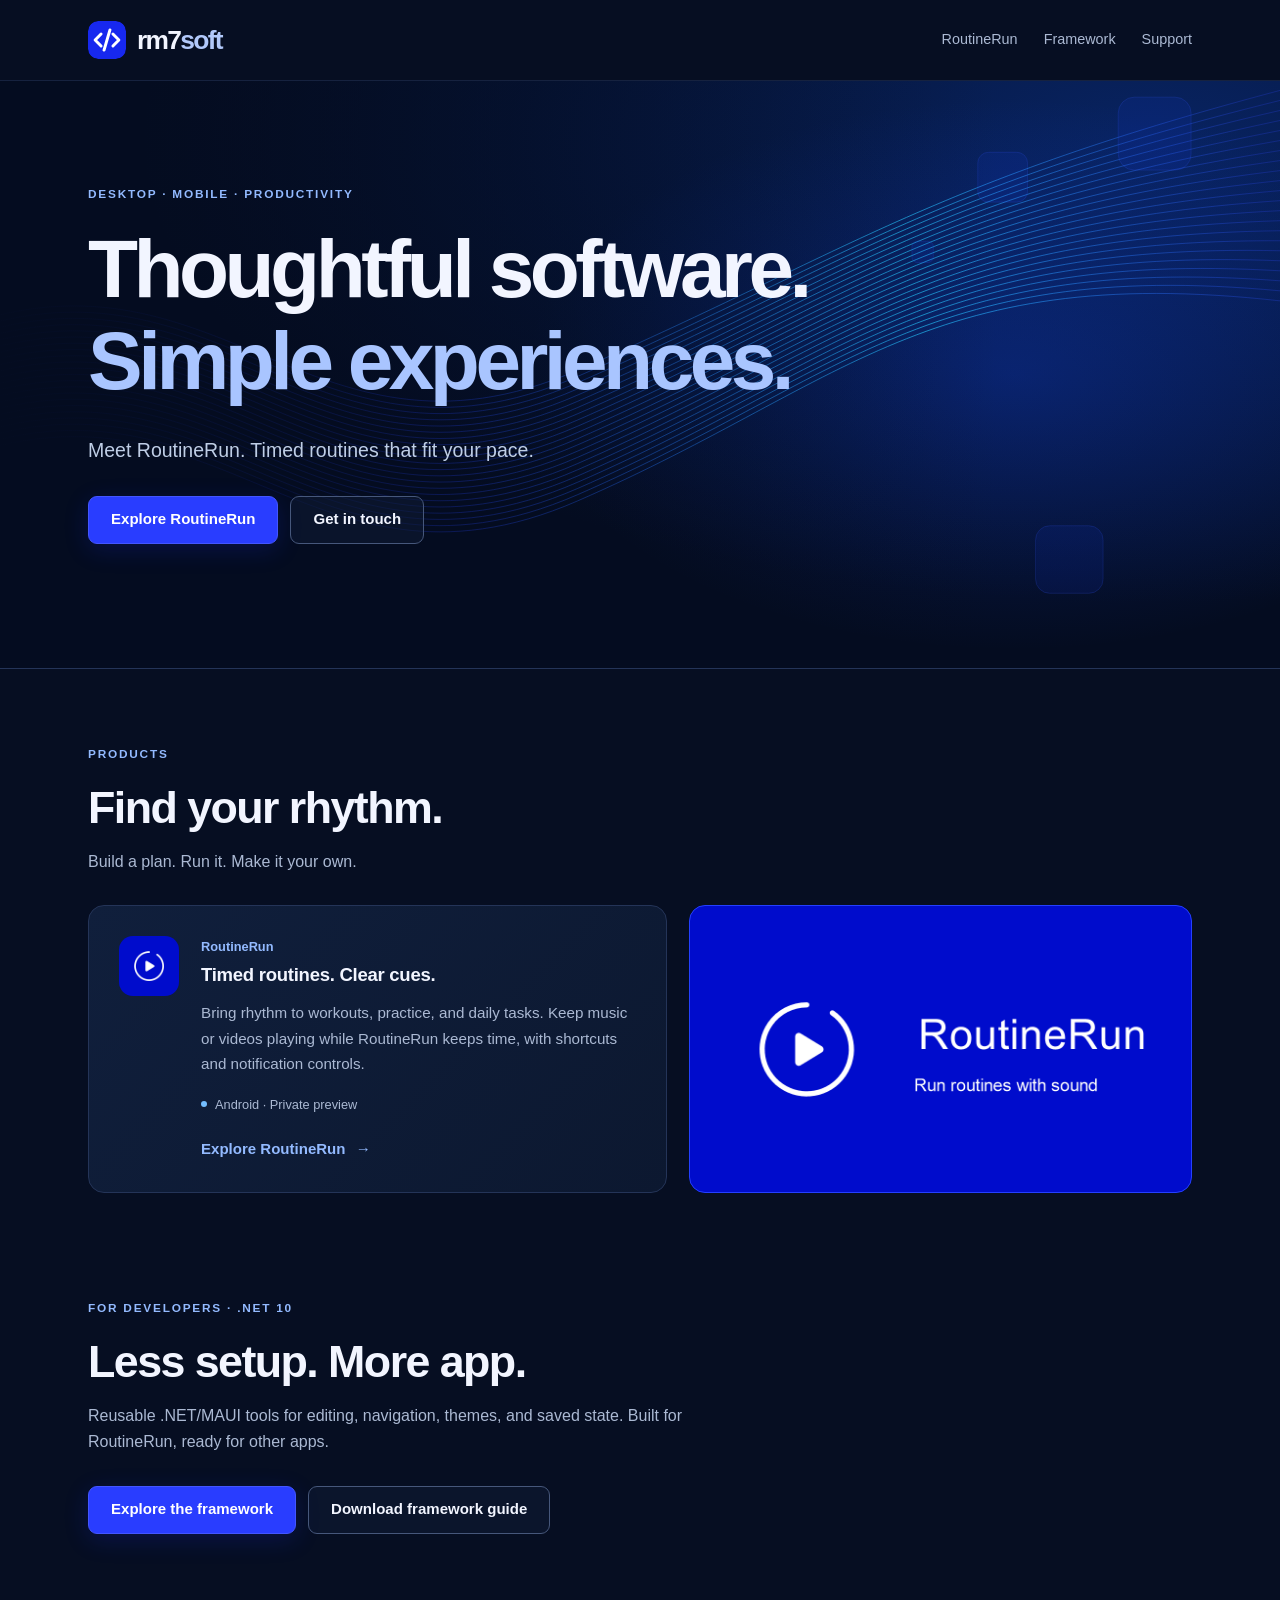
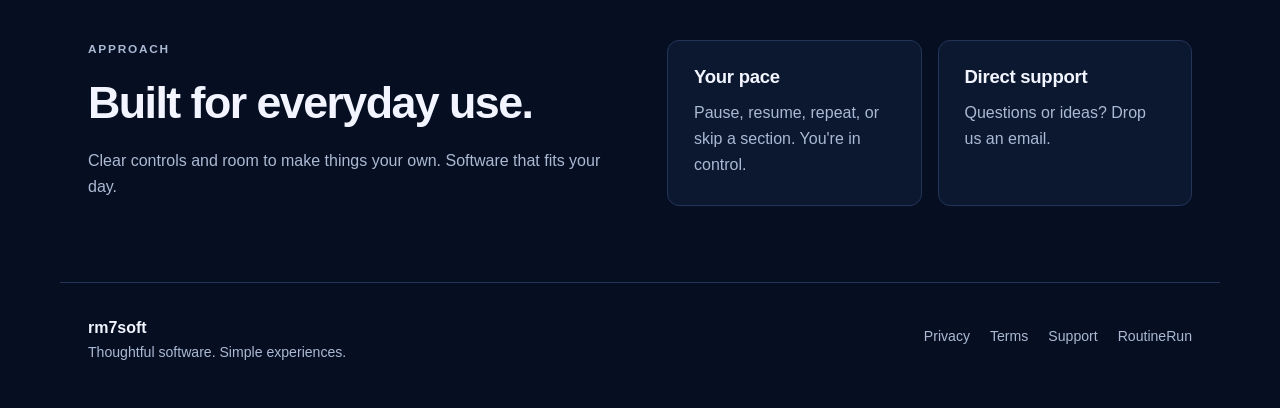
<file: index.html>
<!doctype html>
<html lang="en">
<head>
    <meta charset="utf-8">
    <meta name="viewport" content="width=device-width, initial-scale=1">
    <title>rm7soft | Thoughtful software. Simple experiences.</title>
    <meta name="description" content="Thoughtful software. Simple experiences. Discover RoutineRun for Android: timed routines, spoken prompts, and background playback.">
    <link rel="icon" type="image/svg+xml" href="assets/rm7soft-code-mark.svg">
    <link rel="stylesheet" href="assets/styles.css?v=20261023-nav">
</head>
<body>
    <a class="skip-link" href="#main">Skip to content</a>
    <header class="site-header">
        <nav class="nav-shell" aria-label="Primary">
            <a class="brand" href="index.html" aria-label="rm7soft home">
                <img class="brand-mark" src="assets/rm7soft-code-mark.svg" alt="" width="38" height="38">
                <span class="brand-wordmark">rm7<span>soft</span></span>
            </a>
            <div class="nav-links">
                <a href="routinerun/">RoutineRun</a>
                <a href="framework/">Framework</a>
                <a href="support.html">Support</a>
            </div>
        </nav>
    </header>

    <main id="main">
        <section class="hero hero-company">
            <div class="hero-content">
                <p class="eyebrow">Desktop &middot; Mobile &middot; Productivity</p>
                <h1>Thoughtful software.<br><span>Simple experiences.</span></h1>
                <p class="lede">Meet RoutineRun. Timed routines that fit your pace.</p>
                <div class="hero-actions" aria-label="Primary actions">
                    <a class="button primary" href="routinerun/">Explore RoutineRun</a>
                    <a class="button secondary" href="mailto:support@rm7soft.com">Get in touch</a>
                </div>
            </div>
        </section>

        <section class="section" id="products">
            <div class="section-heading">
                <p class="eyebrow">Products</p>
                <h2>Find your rhythm.</h2>
                <p>Build a plan. Run it. Make it your own.</p>
            </div>
            <div class="product-grid">
                <article class="product-card">
                    <img class="product-icon" src="assets/routinerun-icon.png" alt="" aria-hidden="true">
                    <div>
                        <p class="product-label">RoutineRun</p>
                        <h3>Timed routines. Clear cues.</h3>
                        <p>Bring rhythm to workouts, practice, and daily tasks. Keep music or videos playing while RoutineRun keeps time, with shortcuts and notification controls.</p>
                        <p class="product-status"><span class="status-dot" aria-hidden="true"></span>Android &middot; Private preview</p>
                    </div>
                    <a class="text-link" href="routinerun/">Explore RoutineRun <span aria-hidden="true">&rarr;</span></a>
                </article>
                <a class="brand-art" href="routinerun/" aria-label="Discover RoutineRun">
                    <img src="assets/routinerun-brand.png" alt="RoutineRun — Run routines with sound" width="1024" height="500" loading="lazy">
                </a>
            </div>
        </section>

        <section class="section" id="framework" aria-labelledby="framework-title">
            <div class="section-heading">
                <p class="eyebrow">For developers &middot; .NET 10</p>
                <h2 id="framework-title">Less setup. More app.</h2>
                <p>Reusable .NET/MAUI tools for editing, navigation, themes, and saved state. Built for RoutineRun, ready for other apps.</p>
            </div>
            <div class="actions">
                <a class="button primary" href="framework/">Explore the framework</a>
                <a class="button secondary" href="framework/framework-guide.md" download>Download framework guide</a>
            </div>
        </section>

        <section class="section split-section">
            <div>
                <p class="eyebrow">Approach</p>
                <h2>Built for everyday use.</h2>
                <p>Clear controls and room to make things your own. Software that fits your day.</p>
            </div>
            <div class="info-grid">
                <article class="info-card">
                    <h3>Your pace</h3>
                    <p>Pause, resume, repeat, or skip a section. You're in control.</p>
                </article>
                <article class="info-card">
                    <h3>Direct support</h3>
                    <p>Questions or ideas? Drop us an email.</p>
                </article>
            </div>
        </section>
    </main>

    <footer class="site-footer">
        <div>
            <strong>rm7soft</strong>
            <p>Thoughtful software. Simple experiences.</p>
        </div>
        <nav aria-label="Footer">
            <a href="privacy.html">Privacy</a>
            <a href="terms.html">Terms</a>
            <a href="support.html">Support</a>
            <a href="routinerun/">RoutineRun</a>
        </nav>
    </footer>
</body>
</html>
</file>
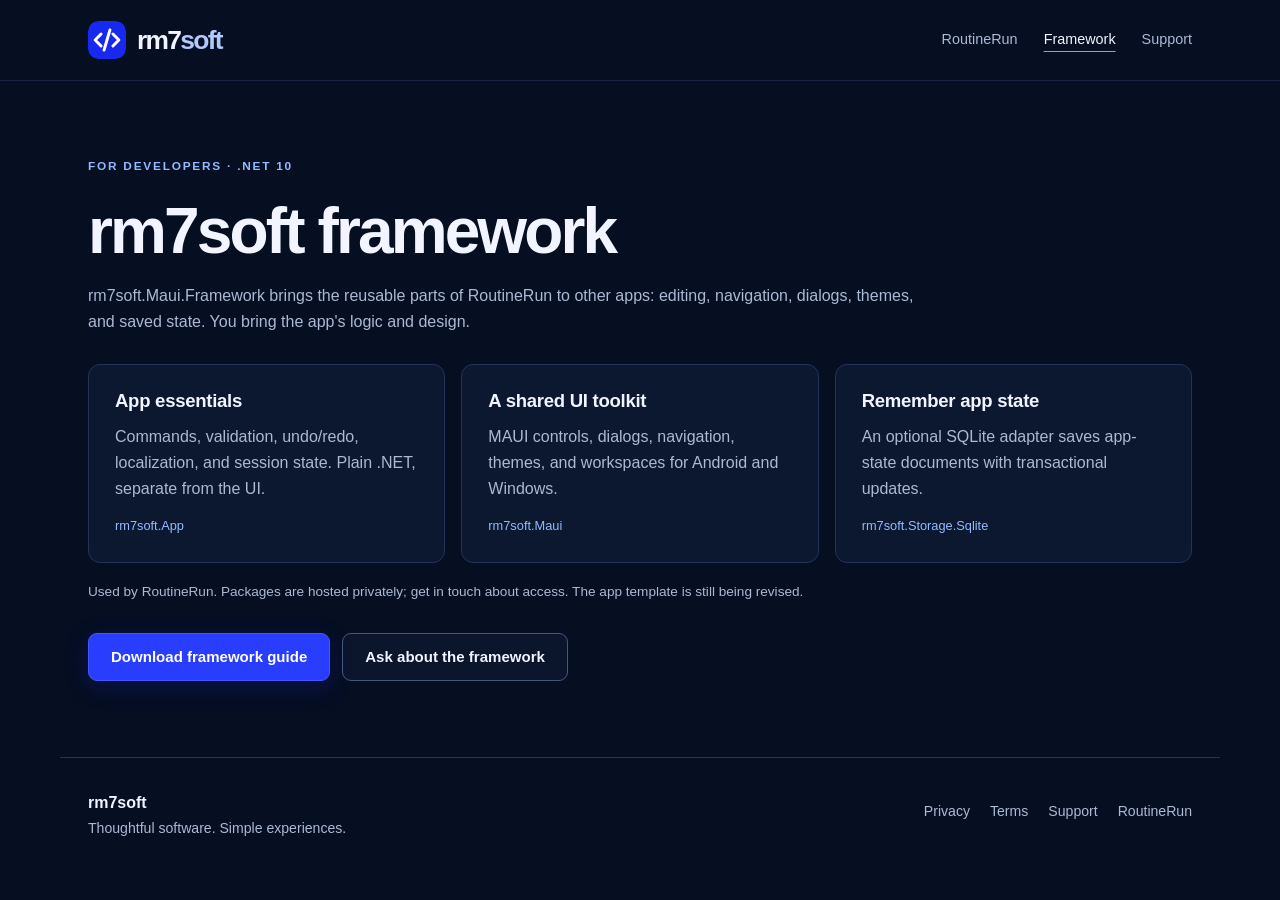
<file: framework/index.html>
<!doctype html>
<html lang="en">
<head>
    <meta charset="utf-8">
    <meta name="viewport" content="width=device-width, initial-scale=1">
    <title>Framework | rm7soft</title>
    <meta name="description" content="Reusable .NET and MAUI building blocks for app state, editing, navigation, themes, and storage. Download the full rm7soft framework guide.">
    <link rel="icon" type="image/svg+xml" href="../assets/rm7soft-code-mark.svg">
    <link rel="stylesheet" href="../assets/styles.css?v=20261023-nav">
</head>
<body>
    <a class="skip-link" href="#main">Skip to content</a>
    <header class="site-header">
        <nav class="nav-shell" aria-label="Primary">
            <a class="brand" href="../index.html" aria-label="rm7soft home">
                <img class="brand-mark" src="../assets/rm7soft-code-mark.svg" alt="" width="38" height="38">
                <span class="brand-wordmark">rm7<span>soft</span></span>
            </a>
            <div class="nav-links">
                <a href="../routinerun/">RoutineRun</a>
                <a href="../framework/" aria-current="page">Framework</a>
                <a href="../support.html">Support</a>
            </div>
        </nav>
    </header>
    <main id="main">
        <section class="section framework-page" aria-labelledby="framework-title">
            <div class="section-heading">
                <p class="eyebrow">For developers &middot; .NET 10</p>
                <h1 id="framework-title">rm7soft framework</h1>
                <p>rm7soft.Maui.Framework brings the reusable parts of RoutineRun to other apps: editing, navigation, dialogs, themes, and saved state. You bring the app's logic and design.</p>
            </div>
            <div class="feature-grid">
                <article class="feature-card">
                    <h3>App essentials</h3>
                    <p>Commands, validation, undo/redo, localization, and session state. Plain .NET, separate from the UI.</p>
                    <p class="package-name">rm7soft.App</p>
                </article>
                <article class="feature-card">
                    <h3>A shared UI toolkit</h3>
                    <p>MAUI controls, dialogs, navigation, themes, and workspaces for Android and Windows.</p>
                    <p class="package-name">rm7soft.Maui</p>
                </article>
                <article class="feature-card">
                    <h3>Remember app state</h3>
                    <p>An optional SQLite adapter saves app-state documents with transactional updates.</p>
                    <p class="package-name">rm7soft.Storage.Sqlite</p>
                </article>
            </div>
            <p class="release-note">Used by RoutineRun. Packages are hosted privately; get in touch about access. The app template is still being revised.</p>
            <div class="actions">
                <a class="button primary" href="framework-guide.md" download>Download framework guide</a>
                <a class="button secondary" href="mailto:support@rm7soft.com?subject=rm7soft%20framework">Ask about the framework</a>
            </div>
        </section>
    </main>
    <footer class="site-footer">
        <div>
            <strong>rm7soft</strong>
            <p>Thoughtful software. Simple experiences.</p>
        </div>
        <nav aria-label="Footer">
            <a href="../privacy.html">Privacy</a>
            <a href="../terms.html">Terms</a>
            <a href="../support.html">Support</a>
            <a href="../routinerun/">RoutineRun</a>
        </nav>
    </footer>
</body>
</html>
</file>
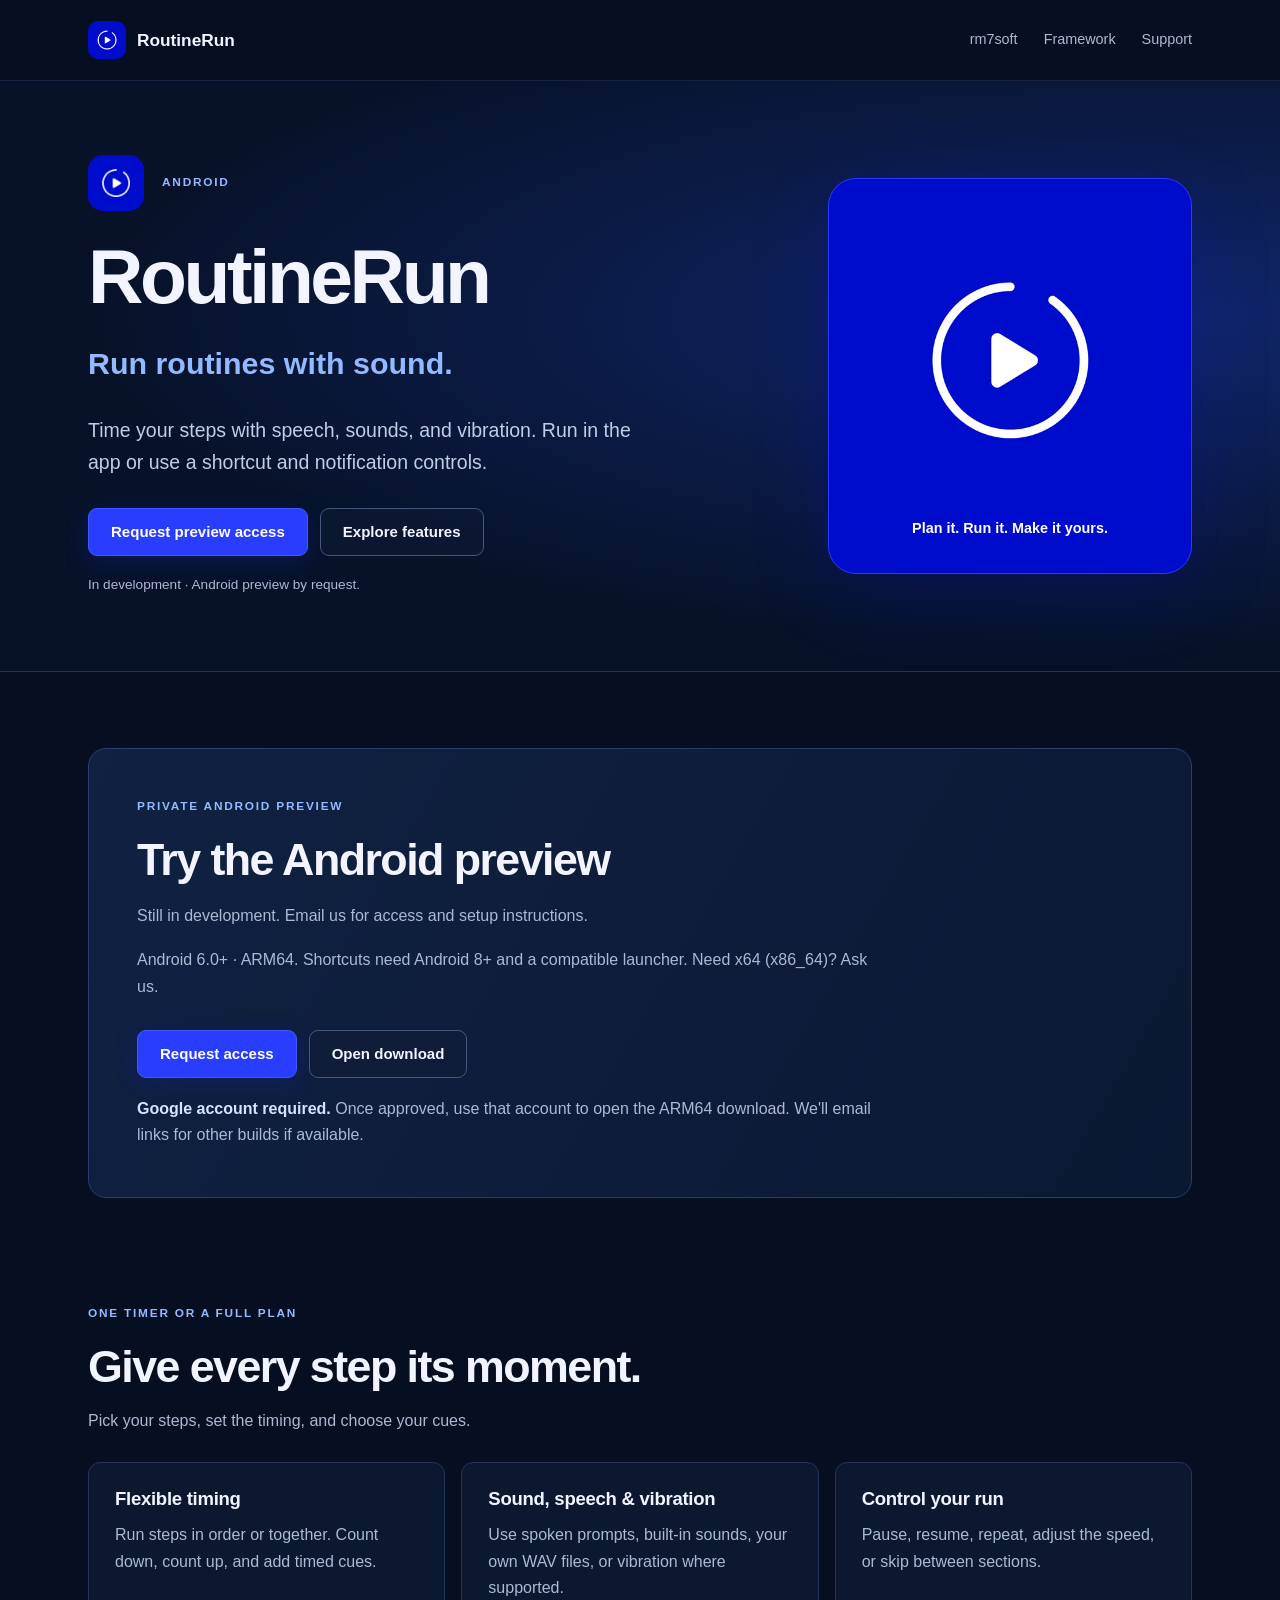
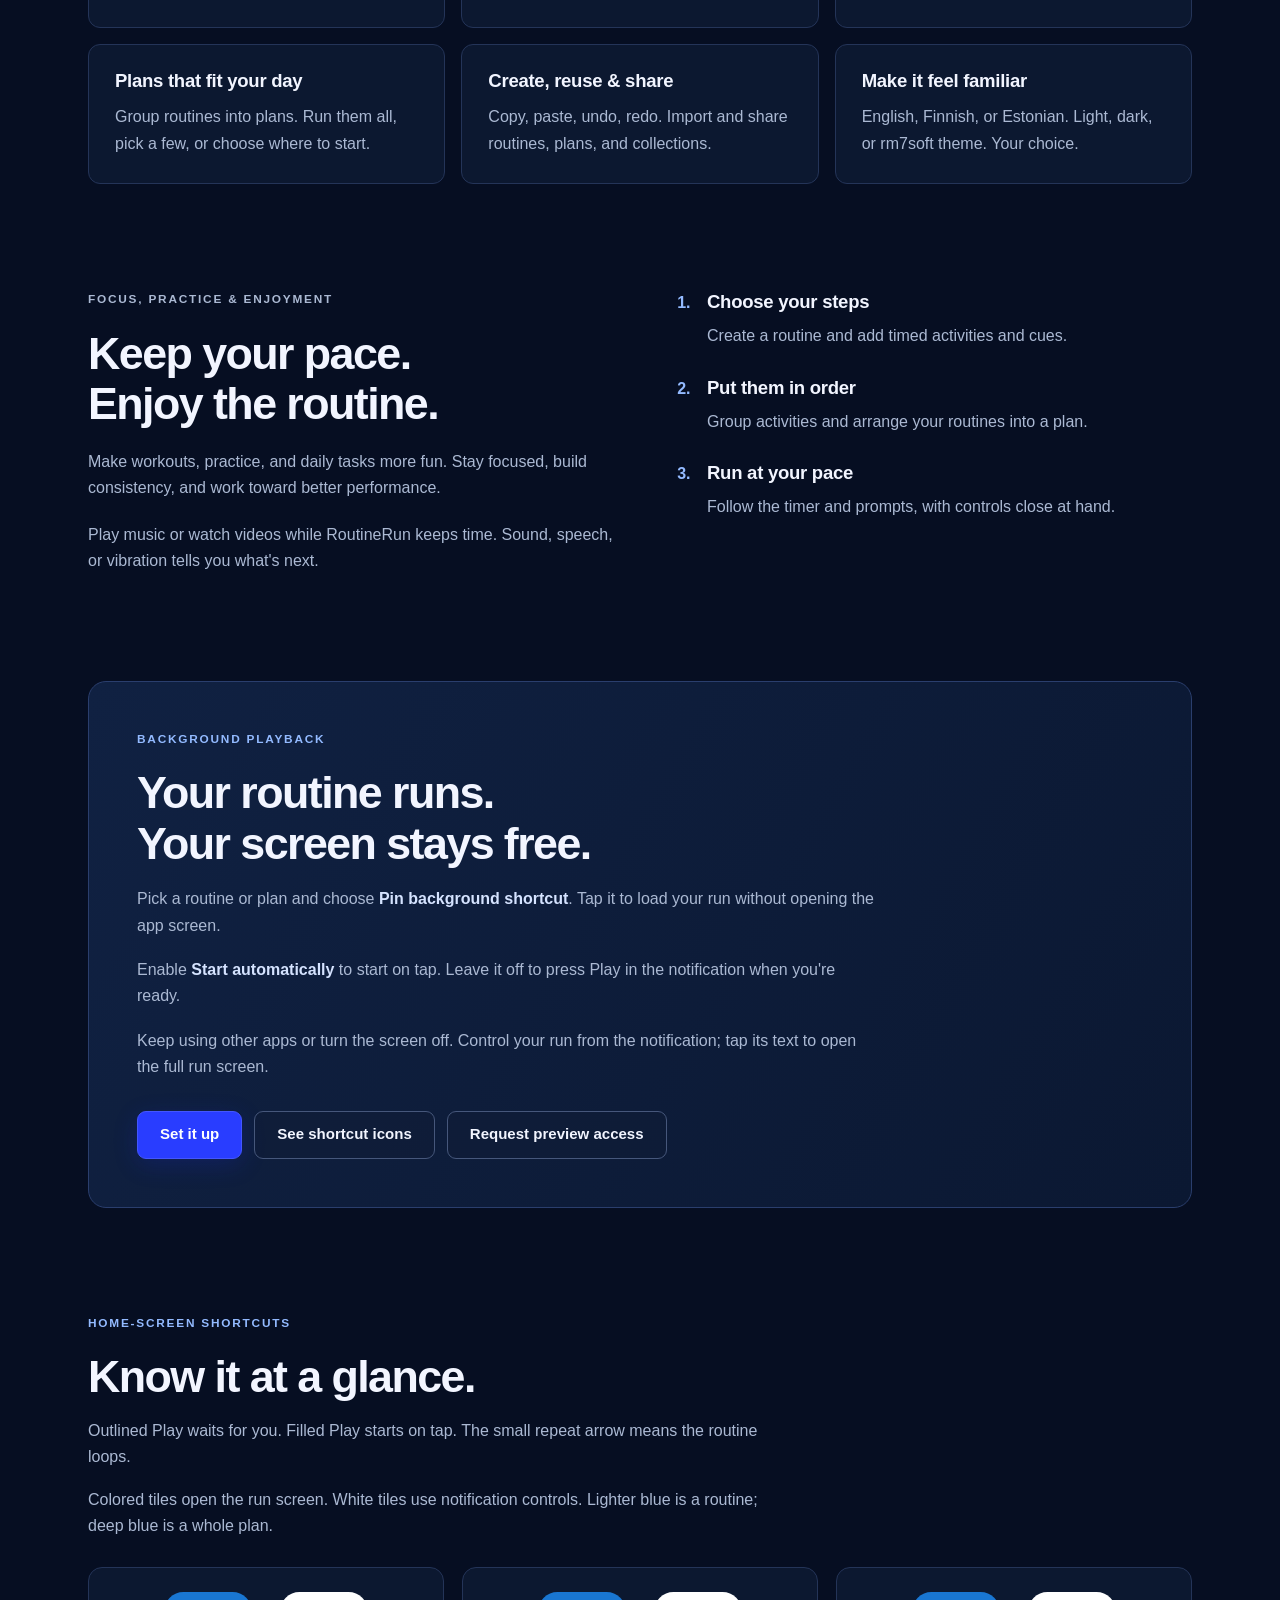
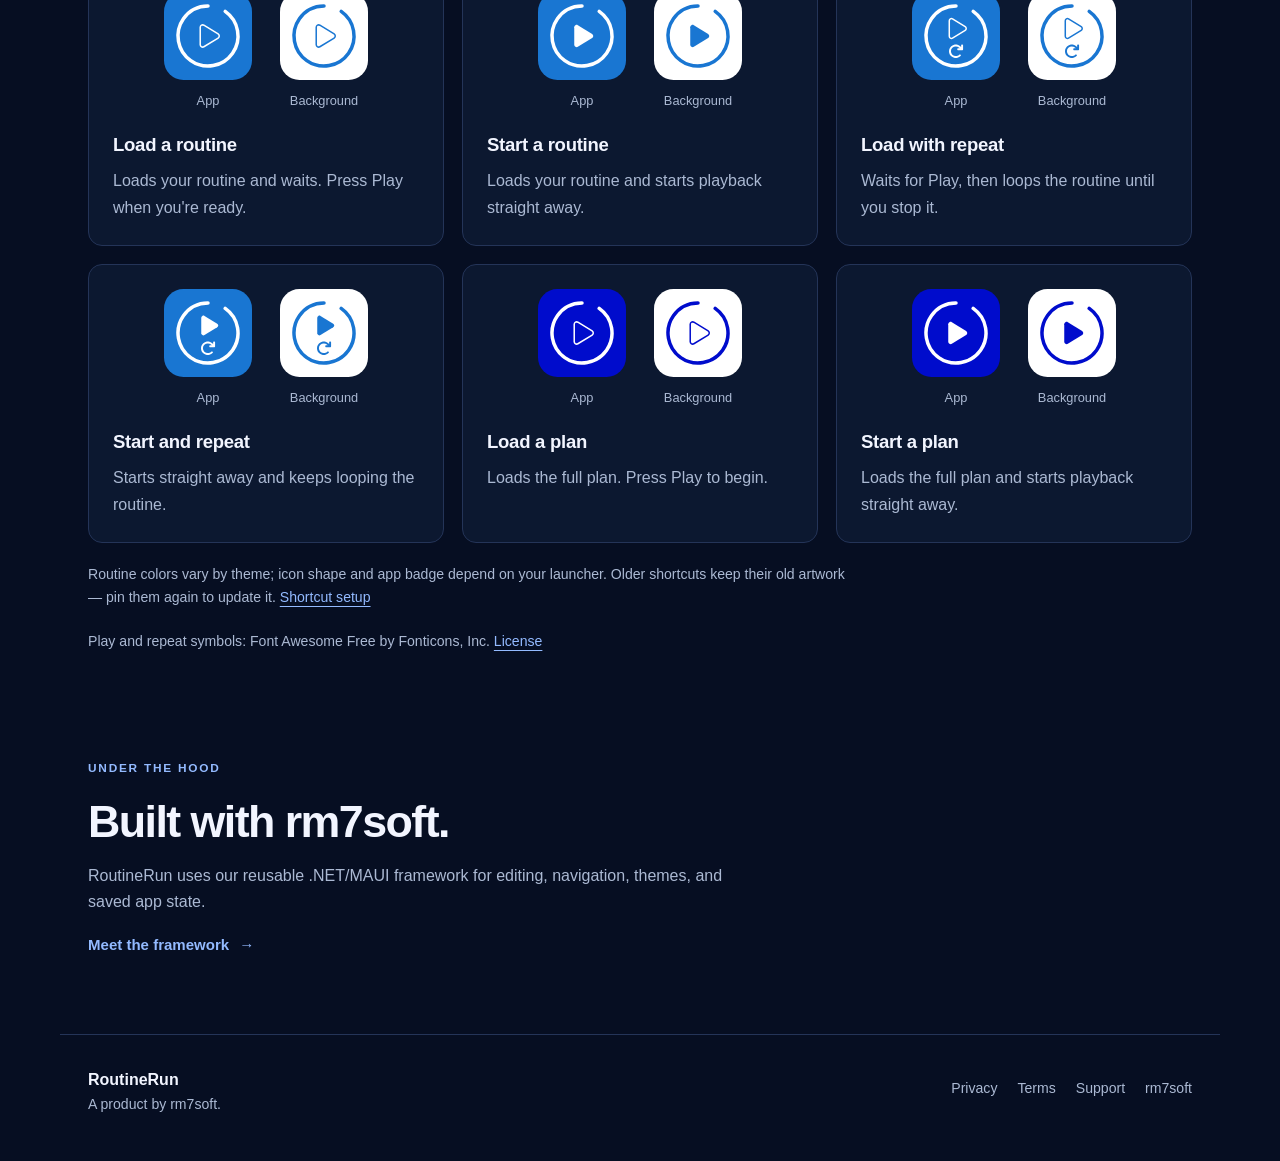
<file: routinerun/index.html>
<!doctype html>
<html lang="en">
<head>
    <meta charset="utf-8">
    <meta name="viewport" content="width=device-width, initial-scale=1">
    <title>RoutineRun | Run routines with sound</title>
    <meta name="description" content="RoutineRun for Android combines timed routines with speech, sounds, and vibration. Launch routines from home-screen shortcuts and control background playback from notifications.">
    <link rel="icon" type="image/png" href="../assets/routinerun-icon.png">
    <link rel="stylesheet" href="../assets/styles.css?v=20261023-nav">
</head>
<body>
    <a class="skip-link" href="#main">Skip to content</a>
    <header class="site-header">
        <nav class="nav-shell" aria-label="Primary">
            <a class="brand" href="index.html" aria-label="RoutineRun home">
                <img class="brand-product-icon" src="../assets/routinerun-icon.png" alt="" aria-hidden="true">
                <span class="brand-text">RoutineRun</span>
            </a>
            <div class="nav-links">
                <a href="../index.html">rm7soft</a>
                <a href="../framework/">Framework</a>
                <a href="support.html">Support</a>
            </div>
        </nav>
    </header>

    <main id="main">
        <section class="hero product-hero">
            <div class="hero-content">
                <div>
                    <div class="product-lockup">
                        <img src="../assets/routinerun-icon.png" alt="" aria-hidden="true">
                        <p class="eyebrow">Android</p>
                    </div>
                    <h1>RoutineRun</h1>
                    <p class="product-tagline">Run routines with sound.</p>
                    <p class="lede">Time your steps with speech, sounds, and vibration. Run in the app or use a shortcut and notification controls.</p>
                    <div class="hero-actions" aria-label="Primary actions">
                        <a class="button primary" href="#preview">Request preview access</a>
                        <a class="button secondary" href="#features">Explore features</a>
                    </div>
                    <p class="release-note">In development &middot; Android preview by request.</p>
                </div>
                <div class="product-art">
                    <img src="../assets/routinerun-icon.png" alt="RoutineRun play logo" width="512" height="512">
                    <p>Plan it. Run it. Make it yours.</p>
                </div>
            </div>
        </section>

        <section class="section" id="preview" aria-labelledby="preview-title">
            <div class="callout">
                <p class="eyebrow">Private Android preview</p>
                <h2 id="preview-title">Try the Android preview</h2>
                <p>Still in development. Email us for access and setup instructions.</p>
                <p>Android 6.0+ &middot; ARM64. Shortcuts need Android 8+ and a compatible launcher. Need x64 (x86_64)? Ask us.</p>
                <div class="actions">
                    <a class="button primary" href="mailto:routinerun@rm7soft.com?subject=RoutineRun%20Android%20preview%20request&amp;body=Hello%2C%0D%0A%0D%0AI%20would%20like%20to%20request%20a%20RoutineRun%20Android%20preview.%0D%0A%0D%0AName%3A%20%0D%0AOrganization%20%28optional%29%3A%20%0D%0AEvaluation%20purpose%20%28optional%29%3A%20%0D%0AAndroid%20device%20or%20emulator%20model%3A%20%0D%0AAndroid%20version%3A%20%0D%0AArchitecture%20%28ARM64%20or%20x64%2C%20if%20known%29%3A%20%0D%0AGoogle%20account%20email%20%28required%20for%20download%20access%29%3A%20">Request access</a>
                    <a class="button secondary" href="https://drive.google.com/file/d/19geisBlnDY4MOKRV9ghPImaXnB2kcRVy/view" aria-describedby="preview-download-note">Open download</a>
                </div>
                <p id="preview-download-note"><strong>Google account required.</strong> Once approved, use that account to open the ARM64 download. We'll email links for other builds if available.</p>
            </div>
        </section>

        <section class="section" id="features">
            <div class="section-heading">
                <p class="eyebrow">One timer or a full plan</p>
                <h2>Give every step its moment.</h2>
                <p>Pick your steps, set the timing, and choose your cues.</p>
            </div>
            <div class="feature-grid">
                <article class="feature-card">
                    <h3>Flexible timing</h3>
                    <p>Run steps in order or together. Count down, count up, and add timed cues.</p>
                </article>
                <article class="feature-card">
                    <h3>Sound, speech &amp; vibration</h3>
                    <p>Use spoken prompts, built-in sounds, your own WAV files, or vibration where supported.</p>
                </article>
                <article class="feature-card">
                    <h3>Control your run</h3>
                    <p>Pause, resume, repeat, adjust the speed, or skip between sections.</p>
                </article>
                <article class="feature-card">
                    <h3>Plans that fit your day</h3>
                    <p>Group routines into plans. Run them all, pick a few, or choose where to start.</p>
                </article>
                <article class="feature-card">
                    <h3>Create, reuse &amp; share</h3>
                    <p>Copy, paste, undo, redo. Import and share routines, plans, and collections.</p>
                </article>
                <article class="feature-card">
                    <h3>Make it feel familiar</h3>
                    <p>English, Finnish, or Estonian. Light, dark, or rm7soft theme. Your choice.</p>
                </article>
            </div>
        </section>
        <section class="section split-section">
            <div>
                <p class="eyebrow">Focus, practice &amp; enjoyment</p>
                <h2>Keep your pace.<br>Enjoy the routine.</h2>
                <p>Make workouts, practice, and daily tasks more fun. Stay focused, build consistency, and work toward better performance.</p>
                <p>Play music or watch videos while RoutineRun keeps time. Sound, speech, or vibration tells you what's next.</p>
            </div>
            <ol class="steps">
                <li><h3>Choose your steps</h3><p>Create a routine and add timed activities and cues.</p></li>
                <li><h3>Put them in order</h3><p>Group activities and arrange your routines into a plan.</p></li>
                <li><h3>Run at your pace</h3><p>Follow the timer and prompts, with controls close at hand.</p></li>
            </ol>
        </section>
        <section class="section">
            <div class="callout">
                <p class="eyebrow">Background playback</p>
                <h2>Your routine runs.<br>Your screen stays free.</h2>
                <p>Pick a routine or plan and choose <strong>Pin background shortcut</strong>. Tap it to load your run without opening the app screen.</p>
                <p>Enable <strong>Start automatically</strong> to start on tap. Leave it off to press Play in the notification when you're ready.</p>
                <p>Keep using other apps or turn the screen off. Control your run from the notification; tap its text to open the full run screen.</p>
                <div class="actions">
                    <a class="button primary" href="support.html#background-playback">Set it up</a>
                    <a class="button secondary" href="#shortcuts">See shortcut icons</a>
                    <a class="button secondary" href="#preview">Request preview access</a>
                </div>
            </div>
        </section>
        <section class="section" id="shortcuts" aria-labelledby="shortcuts-title">
            <div class="section-heading">
                <p class="eyebrow">Home-screen shortcuts</p>
                <h2 id="shortcuts-title">Know it at a glance.</h2>
                <p>Outlined Play waits for you. Filled Play starts on tap. The small repeat arrow means the routine loops.</p>
                <p>Colored tiles open the run screen. White tiles use notification controls. Lighter blue is a routine; deep blue is a whole plan.</p>
            </div>
            <div class="shortcut-grid">
                <article class="shortcut-card">
                    <div class="shortcut-pair">
                        <figure>
                            <img src="../assets/shortcuts/routine-open-app.svg" alt="Load a routine: app shortcut" width="88" height="88" loading="lazy">
                            <figcaption>App</figcaption>
                        </figure>
                        <figure>
                            <img src="../assets/shortcuts/routine-open-background.svg" alt="Load a routine: background shortcut" width="88" height="88" loading="lazy">
                            <figcaption>Background</figcaption>
                        </figure>
                    </div>
                    <h3>Load a routine</h3>
                    <p>Loads your routine and waits. Press Play when you're ready.</p>
                </article>
                <article class="shortcut-card">
                    <div class="shortcut-pair">
                        <figure>
                            <img src="../assets/shortcuts/routine-start-app.svg" alt="Start a routine: app shortcut" width="88" height="88" loading="lazy">
                            <figcaption>App</figcaption>
                        </figure>
                        <figure>
                            <img src="../assets/shortcuts/routine-start-background.svg" alt="Start a routine: background shortcut" width="88" height="88" loading="lazy">
                            <figcaption>Background</figcaption>
                        </figure>
                    </div>
                    <h3>Start a routine</h3>
                    <p>Loads your routine and starts playback straight away.</p>
                </article>
                <article class="shortcut-card">
                    <div class="shortcut-pair">
                        <figure>
                            <img src="../assets/shortcuts/routine-open-repeat-app.svg" alt="Load with repeat: app shortcut" width="88" height="88" loading="lazy">
                            <figcaption>App</figcaption>
                        </figure>
                        <figure>
                            <img src="../assets/shortcuts/routine-open-repeat-background.svg" alt="Load with repeat: background shortcut" width="88" height="88" loading="lazy">
                            <figcaption>Background</figcaption>
                        </figure>
                    </div>
                    <h3>Load with repeat</h3>
                    <p>Waits for Play, then loops the routine until you stop it.</p>
                </article>
                <article class="shortcut-card">
                    <div class="shortcut-pair">
                        <figure>
                            <img src="../assets/shortcuts/routine-start-repeat-app.svg" alt="Start and repeat: app shortcut" width="88" height="88" loading="lazy">
                            <figcaption>App</figcaption>
                        </figure>
                        <figure>
                            <img src="../assets/shortcuts/routine-start-repeat-background.svg" alt="Start and repeat: background shortcut" width="88" height="88" loading="lazy">
                            <figcaption>Background</figcaption>
                        </figure>
                    </div>
                    <h3>Start and repeat</h3>
                    <p>Starts straight away and keeps looping the routine.</p>
                </article>
                <article class="shortcut-card">
                    <div class="shortcut-pair">
                        <figure>
                            <img src="../assets/shortcuts/plan-open-app.svg" alt="Load a plan: app shortcut" width="88" height="88" loading="lazy">
                            <figcaption>App</figcaption>
                        </figure>
                        <figure>
                            <img src="../assets/shortcuts/plan-open-background.svg" alt="Load a plan: background shortcut" width="88" height="88" loading="lazy">
                            <figcaption>Background</figcaption>
                        </figure>
                    </div>
                    <h3>Load a plan</h3>
                    <p>Loads the full plan. Press Play to begin.</p>
                </article>
                <article class="shortcut-card">
                    <div class="shortcut-pair">
                        <figure>
                            <img src="../assets/shortcuts/plan-start-app.svg" alt="Start a plan: app shortcut" width="88" height="88" loading="lazy">
                            <figcaption>App</figcaption>
                        </figure>
                        <figure>
                            <img src="../assets/shortcuts/plan-start-background.svg" alt="Start a plan: background shortcut" width="88" height="88" loading="lazy">
                            <figcaption>Background</figcaption>
                        </figure>
                    </div>
                    <h3>Start a plan</h3>
                    <p>Loads the full plan and starts playback straight away.</p>
                </article>
            </div>
            <p class="shortcut-note">Routine colors vary by theme; icon shape and app badge depend on your launcher. Older shortcuts keep their old artwork &mdash; pin them again to update it. <a href="support.html#background-playback">Shortcut setup</a></p>
            <p class="shortcut-note">Play and repeat symbols: Font Awesome Free by Fonticons, Inc. <a href="../assets/shortcuts/FontAwesome-LICENSE.txt">License</a></p>
        </section>
        <section class="section" aria-labelledby="framework-note-title">
            <div class="section-heading">
                <p class="eyebrow">Under the hood</p>
                <h2 id="framework-note-title">Built with rm7soft.</h2>
                <p>RoutineRun uses our reusable .NET/MAUI framework for editing, navigation, themes, and saved app state.</p>
                <p><a class="text-link" href="../framework/">Meet the framework <span aria-hidden="true">&rarr;</span></a></p>
            </div>
        </section>
    </main>

    <footer class="site-footer">
        <div>
            <strong>RoutineRun</strong>
            <p>A product by rm7soft.</p>
        </div>
        <nav aria-label="Footer">
            <a href="privacy.html">Privacy</a>
            <a href="terms.html">Terms</a>
            <a href="support.html">Support</a>
            <a href="../index.html">rm7soft</a>
        </nav>
    </footer>
</body>
</html>
</file>
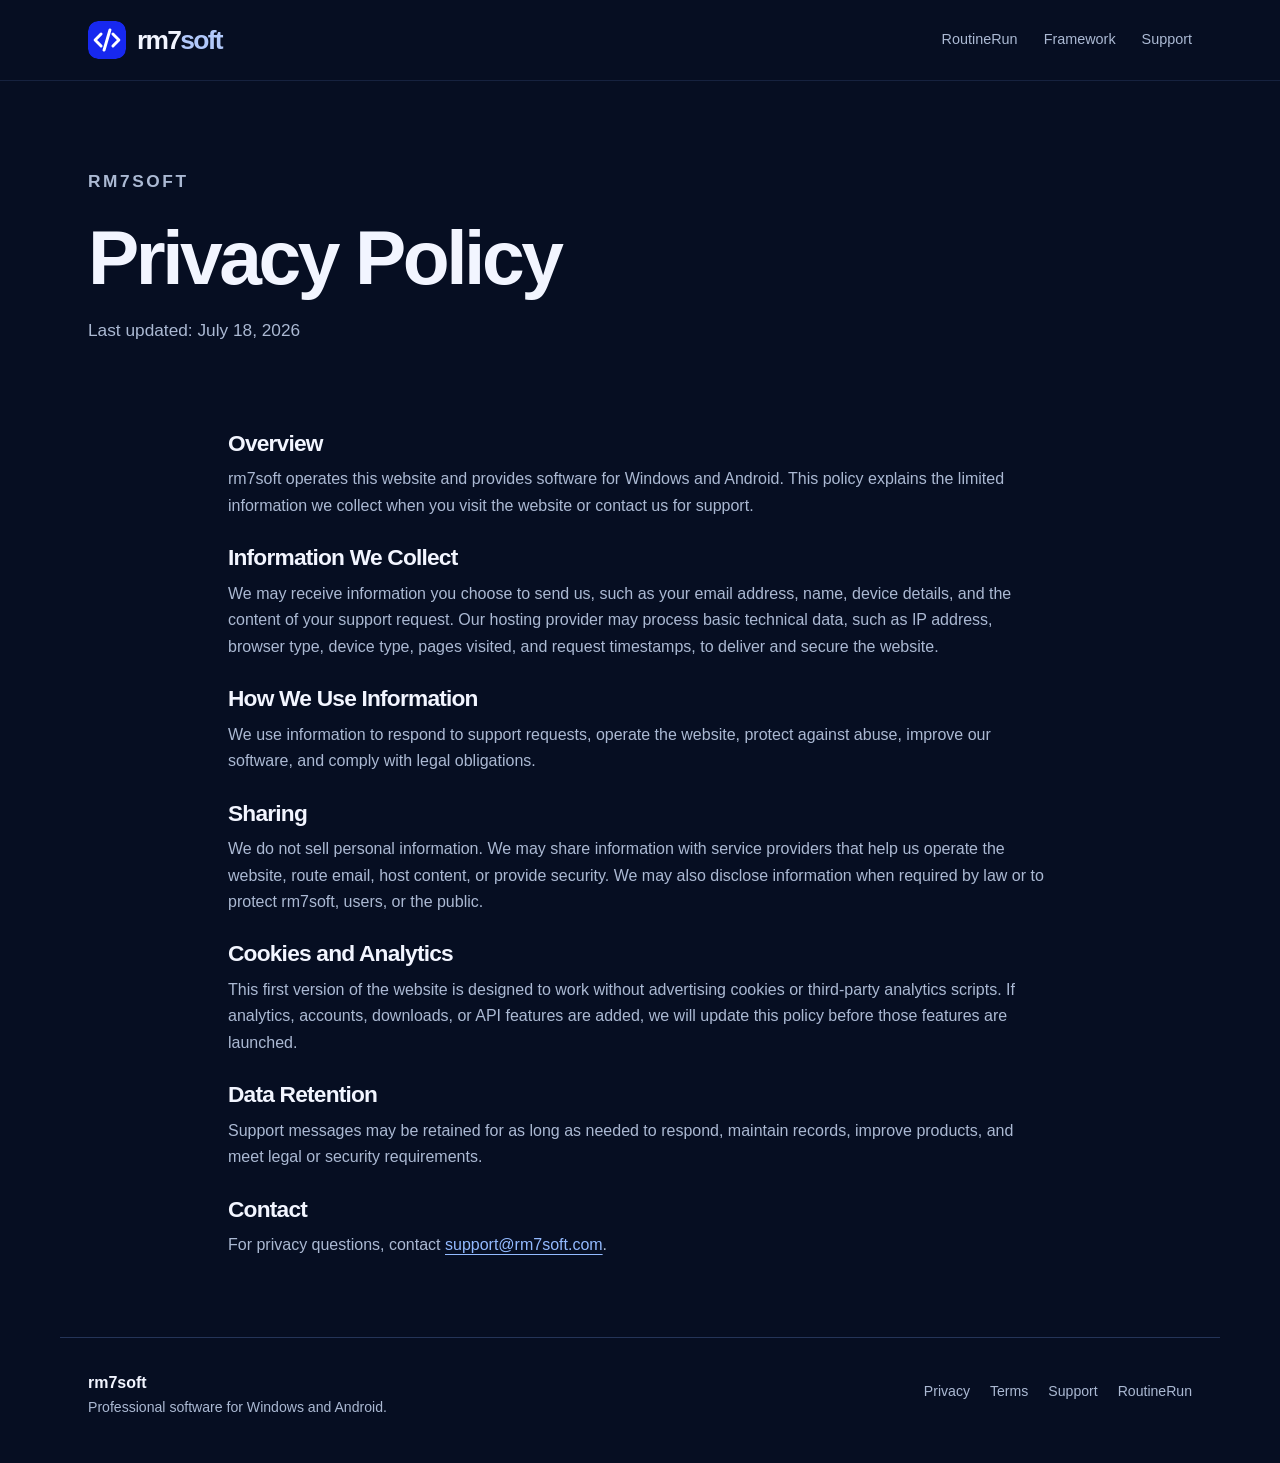
<file: privacy.html>
<!doctype html>
<html lang="en">
<head>
    <meta charset="utf-8">
    <meta name="viewport" content="width=device-width, initial-scale=1">
    <title>Privacy Policy | rm7soft</title>
    <meta name="description" content="rm7soft privacy policy.">
    <link rel="icon" type="image/svg+xml" href="assets/rm7soft-code-mark.svg">
    <link rel="stylesheet" href="assets/styles.css?v=20261023-nav">
</head>
<body>
    <a class="skip-link" href="#main">Skip to content</a>
    <header class="site-header">
        <nav class="nav-shell" aria-label="Primary">
            <a class="brand" href="index.html" aria-label="rm7soft home">
                <img class="brand-mark" src="assets/rm7soft-code-mark.svg" alt="" width="38" height="38">
                <span class="brand-wordmark">rm7<span>soft</span></span>
            </a>
            <div class="nav-links">
                <a href="routinerun/">RoutineRun</a>
                <a href="framework/">Framework</a>
                <a href="support.html">Support</a>
            </div>
        </nav>
    </header>

    <main id="main">
        <header class="page-header">
            <p class="eyebrow">rm7soft</p>
            <h1>Privacy Policy</h1>
            <p>Last updated: July 18, 2026</p>
        </header>

        <article class="legal-content">
            <section>
                <h2>Overview</h2>
                <p>rm7soft operates this website and provides software for Windows and Android. This policy explains the limited information we collect when you visit the website or contact us for support.</p>
            </section>

            <section>
                <h2>Information We Collect</h2>
                <p>We may receive information you choose to send us, such as your email address, name, device details, and the content of your support request. Our hosting provider may process basic technical data, such as IP address, browser type, device type, pages visited, and request timestamps, to deliver and secure the website.</p>
            </section>

            <section>
                <h2>How We Use Information</h2>
                <p>We use information to respond to support requests, operate the website, protect against abuse, improve our software, and comply with legal obligations.</p>
            </section>

            <section>
                <h2>Sharing</h2>
                <p>We do not sell personal information. We may share information with service providers that help us operate the website, route email, host content, or provide security. We may also disclose information when required by law or to protect rm7soft, users, or the public.</p>
            </section>

            <section>
                <h2>Cookies and Analytics</h2>
                <p>This first version of the website is designed to work without advertising cookies or third-party analytics scripts. If analytics, accounts, downloads, or API features are added, we will update this policy before those features are launched.</p>
            </section>

            <section>
                <h2>Data Retention</h2>
                <p>Support messages may be retained for as long as needed to respond, maintain records, improve products, and meet legal or security requirements.</p>
            </section>

            <section>
                <h2>Contact</h2>
                <p>For privacy questions, contact <a href="mailto:support@rm7soft.com">support@rm7soft.com</a>.</p>
            </section>
        </article>
    </main>

    <footer class="site-footer">
        <div>
            <strong>rm7soft</strong>
            <p>Professional software for Windows and Android.</p>
        </div>
        <nav aria-label="Footer">
            <a href="privacy.html">Privacy</a>
            <a href="terms.html">Terms</a>
            <a href="support.html">Support</a>
            <a href="routinerun/">RoutineRun</a>
        </nav>
    </footer>
</body>
</html>
</file>
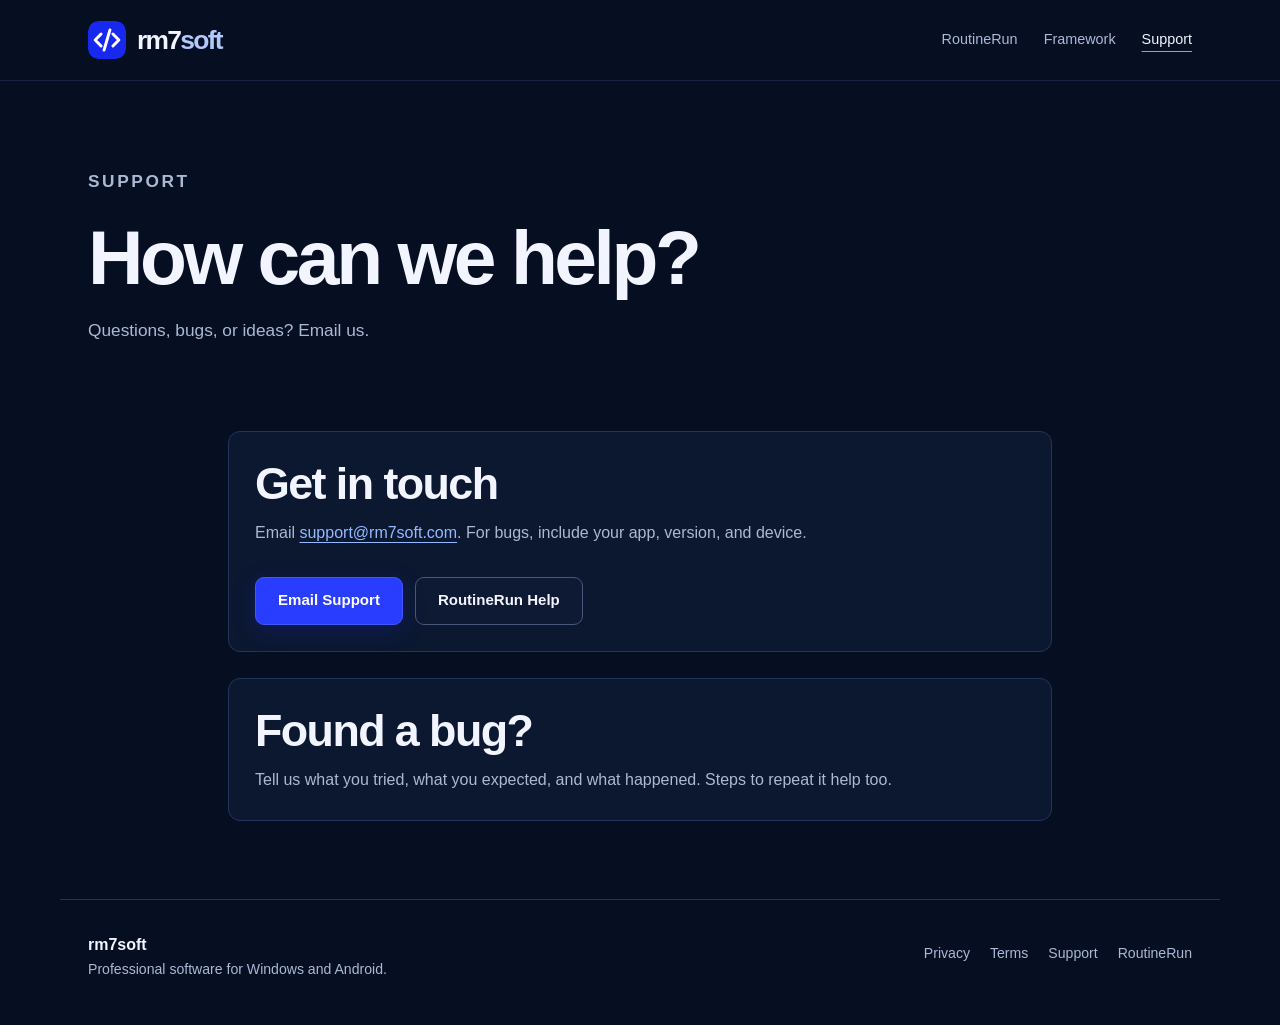
<file: support.html>
<!doctype html>
<html lang="en">
<head>
    <meta charset="utf-8">
    <meta name="viewport" content="width=device-width, initial-scale=1">
    <title>Support | rm7soft</title>
    <meta name="description" content="Contact rm7soft support.">
    <link rel="icon" type="image/svg+xml" href="assets/rm7soft-code-mark.svg">
    <link rel="stylesheet" href="assets/styles.css?v=20261023-nav">
</head>
<body>
    <a class="skip-link" href="#main">Skip to content</a>
    <header class="site-header">
        <nav class="nav-shell" aria-label="Primary">
            <a class="brand" href="index.html" aria-label="rm7soft home">
                <img class="brand-mark" src="assets/rm7soft-code-mark.svg" alt="" width="38" height="38">
                <span class="brand-wordmark">rm7<span>soft</span></span>
            </a>
            <div class="nav-links">
                <a href="routinerun/">RoutineRun</a>
                <a href="framework/">Framework</a>
                <a href="support.html" aria-current="page">Support</a>
            </div>
        </nav>
    </header>

    <main id="main">
        <header class="page-header">
            <p class="eyebrow">Support</p>
            <h1>How can we help?</h1>
            <p>Questions, bugs, or ideas? Email us.</p>
        </header>

        <section class="support-list" aria-label="Support options">
            <article class="support-card">
                <h2>Get in touch</h2>
                <p>Email <a href="mailto:support@rm7soft.com">support@rm7soft.com</a>. For bugs, include your app, version, and device.</p>
                <div class="actions">
                    <a class="button primary" href="mailto:support@rm7soft.com">Email Support</a>
                    <a class="button secondary" href="routinerun/support.html">RoutineRun Help</a>
                </div>
            </article>

            <article class="support-card">
                <h2>Found a bug?</h2>
                <p>Tell us what you tried, what you expected, and what happened. Steps to repeat it help too.</p>
            </article>
        </section>
    </main>

    <footer class="site-footer">
        <div>
            <strong>rm7soft</strong>
            <p>Professional software for Windows and Android.</p>
        </div>
        <nav aria-label="Footer">
            <a href="privacy.html">Privacy</a>
            <a href="terms.html">Terms</a>
            <a href="support.html">Support</a>
            <a href="routinerun/">RoutineRun</a>
        </nav>
    </footer>
</body>
</html>
</file>
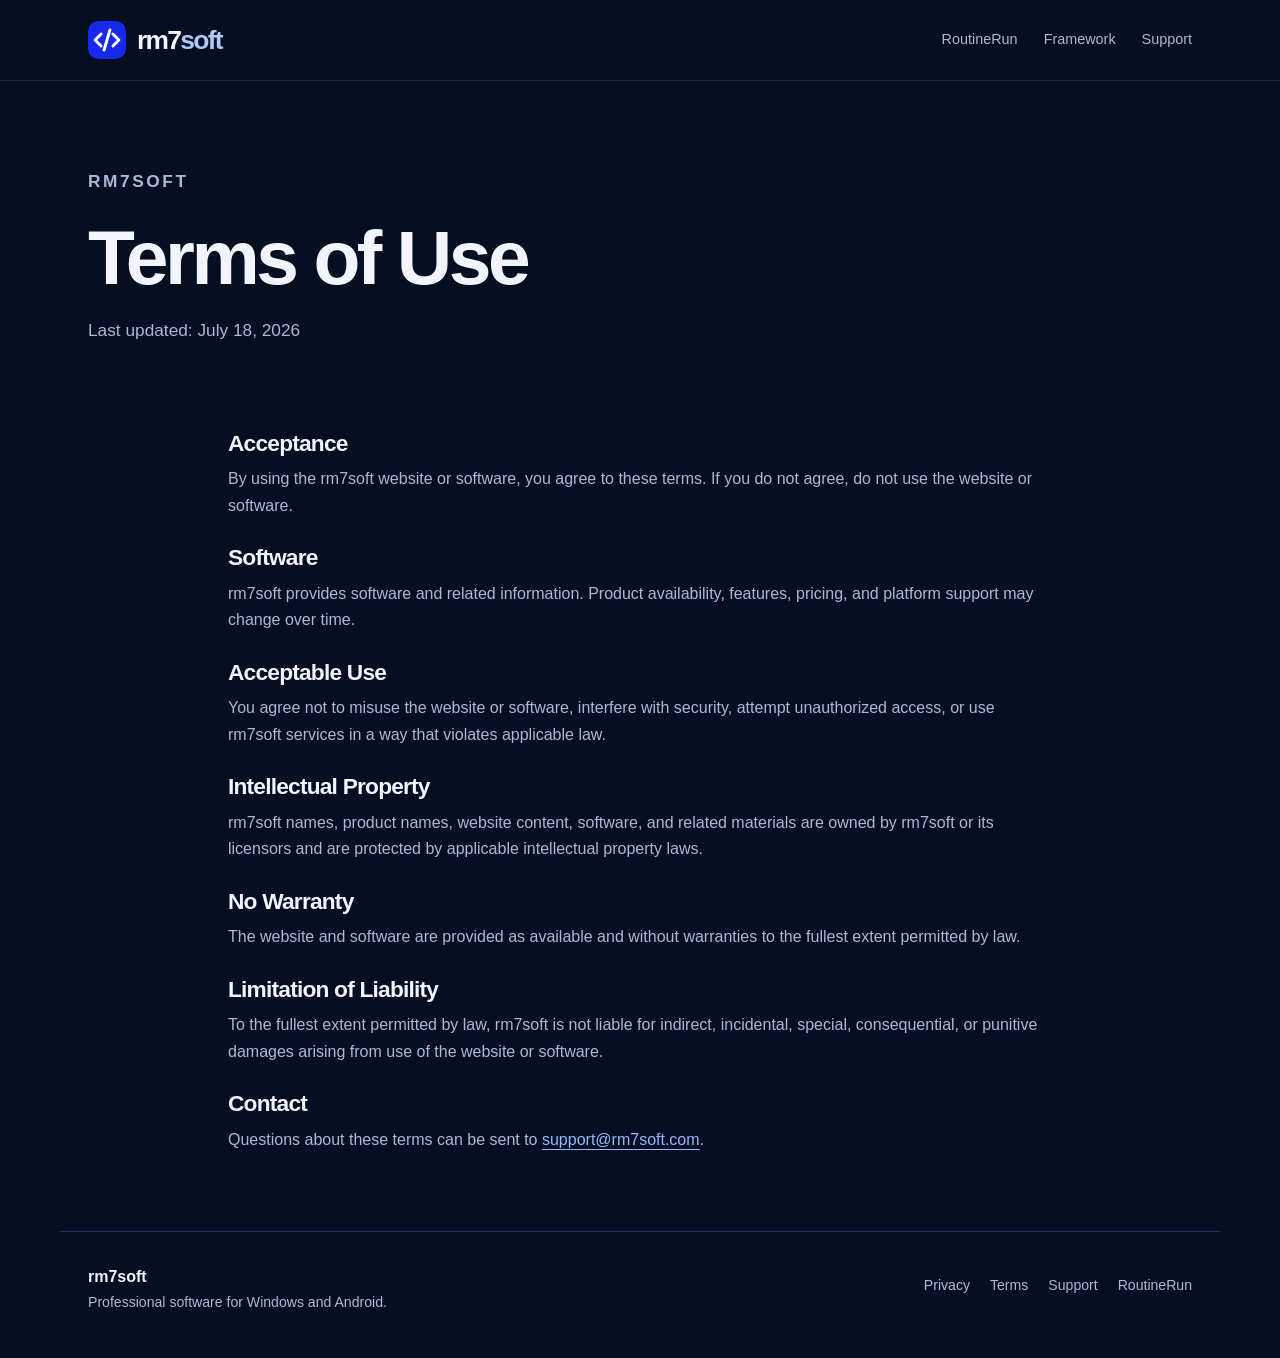
<file: terms.html>
<!doctype html>
<html lang="en">
<head>
    <meta charset="utf-8">
    <meta name="viewport" content="width=device-width, initial-scale=1">
    <title>Terms of Use | rm7soft</title>
    <meta name="description" content="rm7soft terms of use.">
    <link rel="icon" type="image/svg+xml" href="assets/rm7soft-code-mark.svg">
    <link rel="stylesheet" href="assets/styles.css?v=20261023-nav">
</head>
<body>
    <a class="skip-link" href="#main">Skip to content</a>
    <header class="site-header">
        <nav class="nav-shell" aria-label="Primary">
            <a class="brand" href="index.html" aria-label="rm7soft home">
                <img class="brand-mark" src="assets/rm7soft-code-mark.svg" alt="" width="38" height="38">
                <span class="brand-wordmark">rm7<span>soft</span></span>
            </a>
            <div class="nav-links">
                <a href="routinerun/">RoutineRun</a>
                <a href="framework/">Framework</a>
                <a href="support.html">Support</a>
            </div>
        </nav>
    </header>

    <main id="main">
        <header class="page-header">
            <p class="eyebrow">rm7soft</p>
            <h1>Terms of Use</h1>
            <p>Last updated: July 18, 2026</p>
        </header>

        <article class="legal-content">
            <section>
                <h2>Acceptance</h2>
                <p>By using the rm7soft website or software, you agree to these terms. If you do not agree, do not use the website or software.</p>
            </section>

            <section>
                <h2>Software</h2>
                <p>rm7soft provides software and related information. Product availability, features, pricing, and platform support may change over time.</p>
            </section>

            <section>
                <h2>Acceptable Use</h2>
                <p>You agree not to misuse the website or software, interfere with security, attempt unauthorized access, or use rm7soft services in a way that violates applicable law.</p>
            </section>

            <section>
                <h2>Intellectual Property</h2>
                <p>rm7soft names, product names, website content, software, and related materials are owned by rm7soft or its licensors and are protected by applicable intellectual property laws.</p>
            </section>

            <section>
                <h2>No Warranty</h2>
                <p>The website and software are provided as available and without warranties to the fullest extent permitted by law.</p>
            </section>

            <section>
                <h2>Limitation of Liability</h2>
                <p>To the fullest extent permitted by law, rm7soft is not liable for indirect, incidental, special, consequential, or punitive damages arising from use of the website or software.</p>
            </section>

            <section>
                <h2>Contact</h2>
                <p>Questions about these terms can be sent to <a href="mailto:support@rm7soft.com">support@rm7soft.com</a>.</p>
            </section>
        </article>
    </main>

    <footer class="site-footer">
        <div>
            <strong>rm7soft</strong>
            <p>Professional software for Windows and Android.</p>
        </div>
        <nav aria-label="Footer">
            <a href="privacy.html">Privacy</a>
            <a href="terms.html">Terms</a>
            <a href="support.html">Support</a>
            <a href="routinerun/">RoutineRun</a>
        </nav>
    </footer>
</body>
</html>
</file>
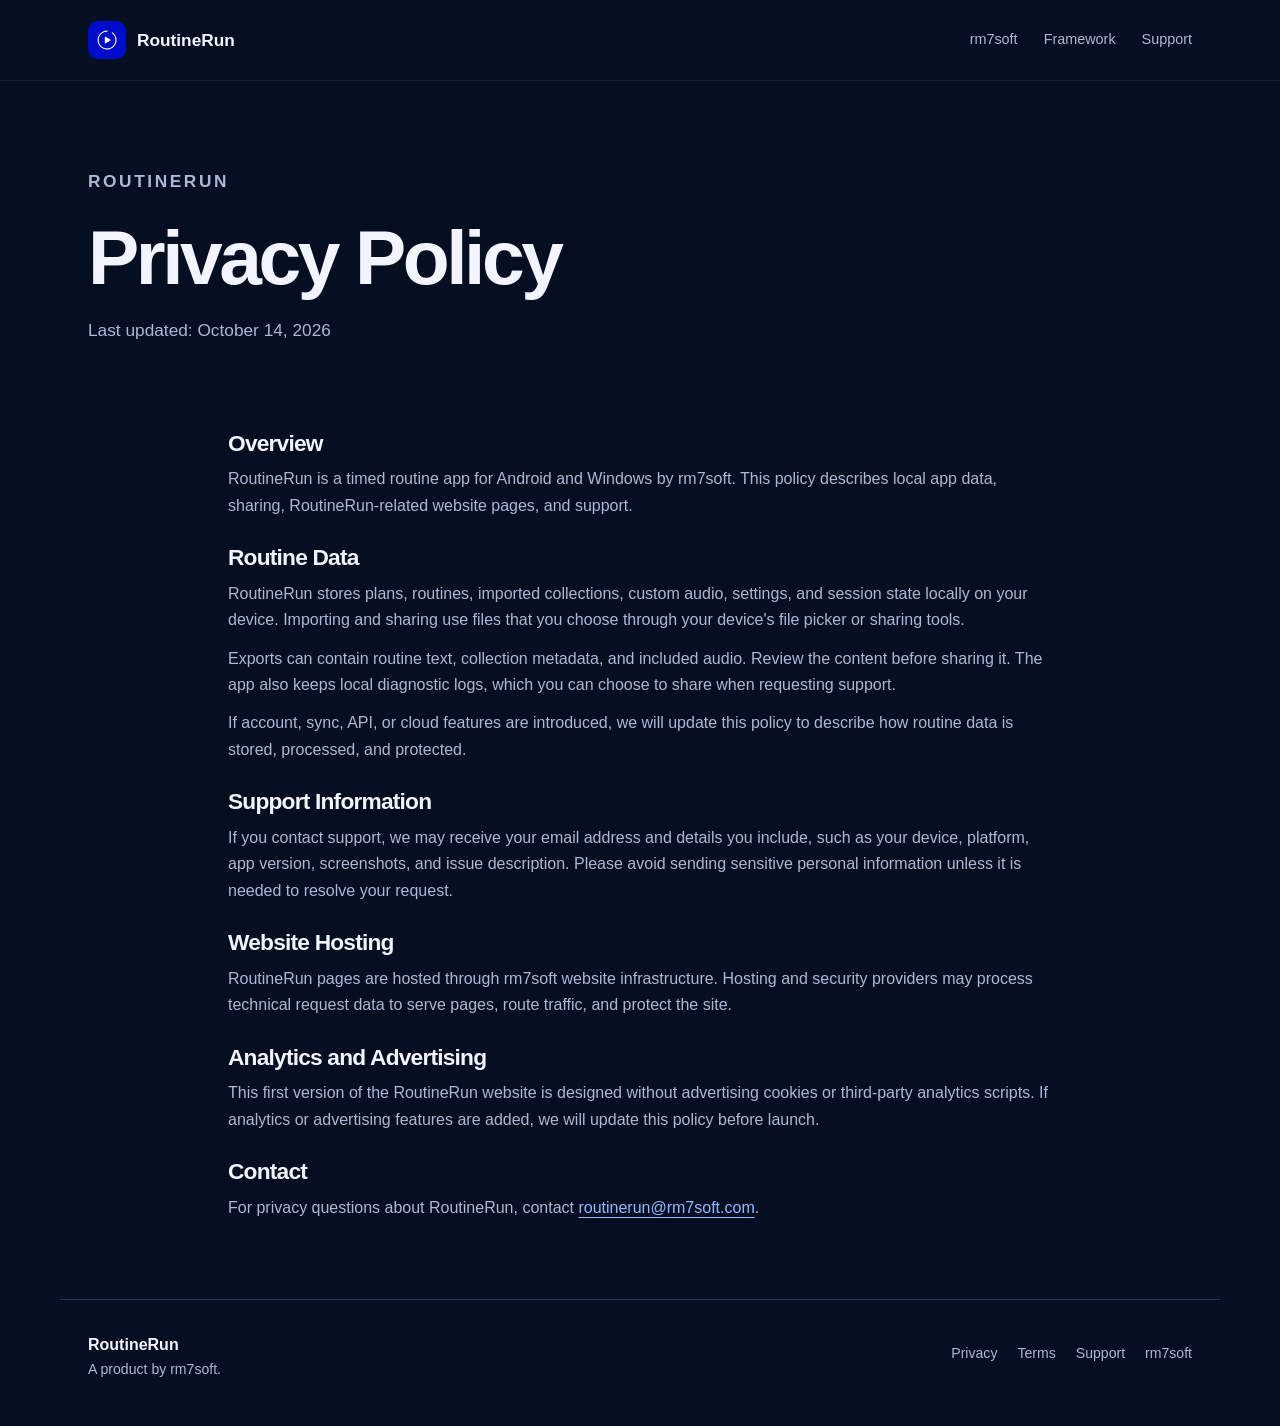
<file: routinerun/privacy.html>
<!doctype html>
<html lang="en">
<head>
    <meta charset="utf-8">
    <meta name="viewport" content="width=device-width, initial-scale=1">
    <title>Privacy Policy | RoutineRun</title>
    <meta name="description" content="RoutineRun privacy policy.">
    <link rel="icon" type="image/png" href="../assets/routinerun-icon.png">
    <link rel="stylesheet" href="../assets/styles.css?v=20261023-nav">
</head>
<body>
    <a class="skip-link" href="#main">Skip to content</a>
    <header class="site-header">
        <nav class="nav-shell" aria-label="Primary">
            <a class="brand" href="index.html" aria-label="RoutineRun home">
                <img class="brand-product-icon" src="../assets/routinerun-icon.png" alt="" aria-hidden="true">
                <span class="brand-text">RoutineRun</span>
            </a>
            <div class="nav-links">
                <a href="../index.html">rm7soft</a>
                <a href="../framework/">Framework</a>
                <a href="support.html">Support</a>
            </div>
        </nav>
    </header>

    <main id="main">
        <header class="page-header">
            <p class="eyebrow">RoutineRun</p>
            <h1>Privacy Policy</h1>
            <p>Last updated: October 14, 2026</p>
        </header>

        <article class="legal-content">
            <section>
                <h2>Overview</h2>
                <p>RoutineRun is a timed routine app for Android and Windows by rm7soft. This policy describes local app data, sharing, RoutineRun-related website pages, and support.</p>
            </section>

            <section>
                <h2>Routine Data</h2>
                <p>RoutineRun stores plans, routines, imported collections, custom audio, settings, and session state locally on your device. Importing and sharing use files that you choose through your device's file picker or sharing tools.</p>
                <p>Exports can contain routine text, collection metadata, and included audio. Review the content before sharing it. The app also keeps local diagnostic logs, which you can choose to share when requesting support.</p>
                <p>If account, sync, API, or cloud features are introduced, we will update this policy to describe how routine data is stored, processed, and protected.</p>
            </section>

            <section>
                <h2>Support Information</h2>
                <p>If you contact support, we may receive your email address and details you include, such as your device, platform, app version, screenshots, and issue description. Please avoid sending sensitive personal information unless it is needed to resolve your request.</p>
            </section>

            <section>
                <h2>Website Hosting</h2>
                <p>RoutineRun pages are hosted through rm7soft website infrastructure. Hosting and security providers may process technical request data to serve pages, route traffic, and protect the site.</p>
            </section>

            <section>
                <h2>Analytics and Advertising</h2>
                <p>This first version of the RoutineRun website is designed without advertising cookies or third-party analytics scripts. If analytics or advertising features are added, we will update this policy before launch.</p>
            </section>

            <section>
                <h2>Contact</h2>
                <p>For privacy questions about RoutineRun, contact <a href="mailto:routinerun@rm7soft.com">routinerun@rm7soft.com</a>.</p>
            </section>
        </article>
    </main>

    <footer class="site-footer">
        <div>
            <strong>RoutineRun</strong>
            <p>A product by rm7soft.</p>
        </div>
        <nav aria-label="Footer">
            <a href="privacy.html">Privacy</a>
            <a href="terms.html">Terms</a>
            <a href="support.html">Support</a>
            <a href="../index.html">rm7soft</a>
        </nav>
    </footer>
</body>
</html>
</file>
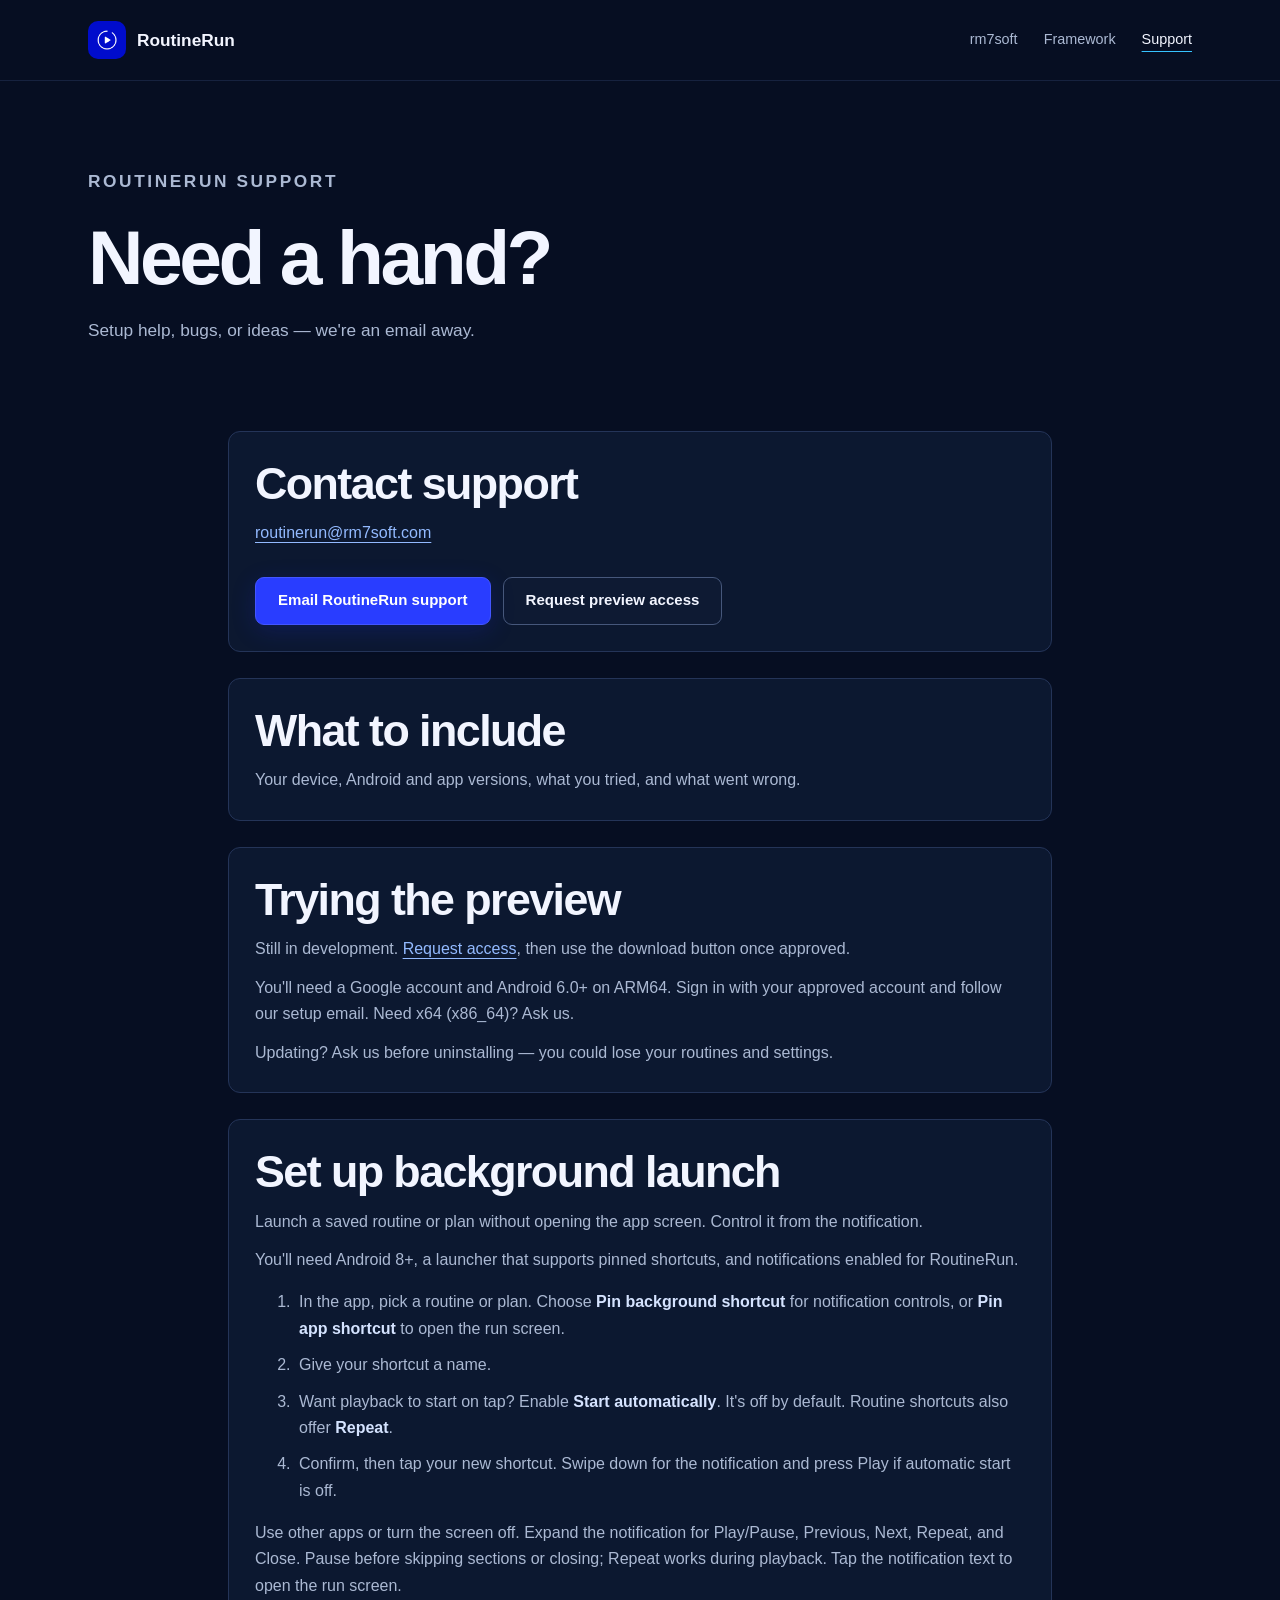
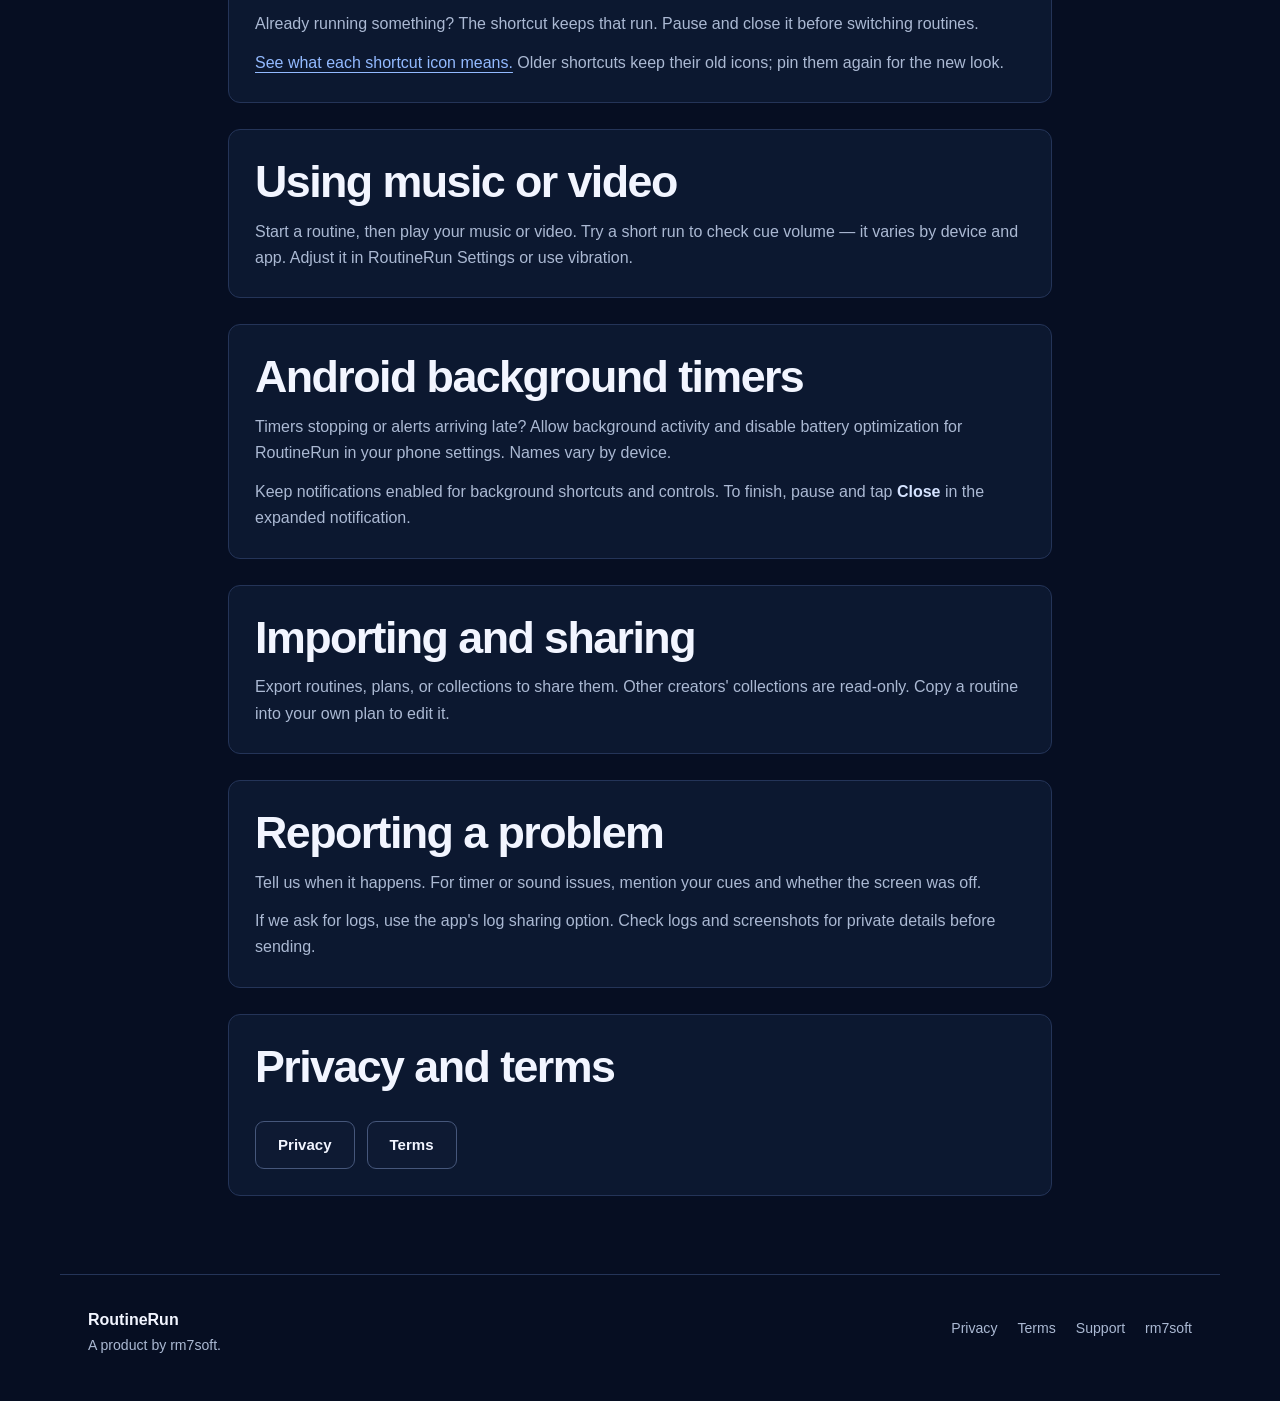
<file: routinerun/support.html>
<!doctype html>
<html lang="en">
<head>
    <meta charset="utf-8">
    <meta name="viewport" content="width=device-width, initial-scale=1">
    <title>Support | RoutineRun</title>
    <meta name="description" content="RoutineRun support information.">
    <link rel="icon" type="image/png" href="../assets/routinerun-icon.png">
    <link rel="stylesheet" href="../assets/styles.css?v=20261023-nav">
</head>
<body>
    <a class="skip-link" href="#main">Skip to content</a>
    <header class="site-header">
        <nav class="nav-shell" aria-label="Primary">
            <a class="brand" href="index.html" aria-label="RoutineRun home">
                <img class="brand-product-icon" src="../assets/routinerun-icon.png" alt="" aria-hidden="true">
                <span class="brand-text">RoutineRun</span>
            </a>
            <div class="nav-links">
                <a href="../index.html">rm7soft</a>
                <a href="../framework/">Framework</a>
                <a href="support.html" aria-current="page">Support</a>
            </div>
        </nav>
    </header>

    <main id="main">
        <header class="page-header">
            <p class="eyebrow">RoutineRun Support</p>
            <h1>Need a hand?</h1>
            <p>Setup help, bugs, or ideas &mdash; we're an email away.</p>
        </header>

        <section class="support-list" aria-label="RoutineRun support">
            <article class="support-card">
                <h2>Contact support</h2>
                <p><a href="mailto:routinerun@rm7soft.com">routinerun@rm7soft.com</a></p>
                <div class="actions">
                    <a class="button primary" href="mailto:routinerun@rm7soft.com">Email RoutineRun support</a>
                    <a class="button secondary" href="index.html#preview">Request preview access</a>
                </div>
            </article>

            <article class="support-card">
                <h2>What to include</h2>
                <p>Your device, Android and app versions, what you tried, and what went wrong.</p>
            </article>

            <article class="support-card" id="install-android">
                <h2>Trying the preview</h2>
                <p>Still in development. <a href="index.html#preview">Request access</a>, then use the download button once approved.</p>
                <p>You'll need a Google account and Android 6.0+ on ARM64. Sign in with your approved account and follow our setup email. Need x64 (x86_64)? Ask us.</p>
                <p>Updating? Ask us before uninstalling &mdash; you could lose your routines and settings.</p>
            </article>

            <article class="support-card" id="background-playback">
                <h2>Set up background launch</h2>
                <p>Launch a saved routine or plan without opening the app screen. Control it from the notification.</p>
                <p>You'll need Android 8+, a launcher that supports pinned shortcuts, and notifications enabled for RoutineRun.</p>
                <ol>
                    <li>In the app, pick a routine or plan. Choose <strong>Pin background shortcut</strong> for notification controls, or <strong>Pin app shortcut</strong> to open the run screen.</li>
                    <li>Give your shortcut a name.</li>
                    <li>Want playback to start on tap? Enable <strong>Start automatically</strong>. It's off by default. Routine shortcuts also offer <strong>Repeat</strong>.</li>
                    <li>Confirm, then tap your new shortcut. Swipe down for the notification and press Play if automatic start is off.</li>
                </ol>
                <p>Use other apps or turn the screen off. Expand the notification for Play/Pause, Previous, Next, Repeat, and Close. Pause before skipping sections or closing; Repeat works during playback. Tap the notification text to open the run screen.</p>
                <p>Already running something? The shortcut keeps that run. Pause and close it before switching routines.</p>
                <p><a href="index.html#shortcuts">See what each shortcut icon means.</a> Older shortcuts keep their old icons; pin them again for the new look.</p>
            </article>

            <article class="support-card">
                <h2>Using music or video</h2>
                <p>Start a routine, then play your music or video. Try a short run to check cue volume &mdash; it varies by device and app. Adjust it in RoutineRun Settings or use vibration.</p>
            </article>

            <article class="support-card">
                <h2>Android background timers</h2>
                <p>Timers stopping or alerts arriving late? Allow background activity and disable battery optimization for RoutineRun in your phone settings. Names vary by device.</p>
                <p>Keep notifications enabled for background shortcuts and controls. To finish, pause and tap <strong>Close</strong> in the expanded notification.</p>
            </article>

            <article class="support-card">
                <h2>Importing and sharing</h2>
                <p>Export routines, plans, or collections to share them. Other creators' collections are read-only. Copy a routine into your own plan to edit it.</p>
            </article>

            <article class="support-card">
                <h2>Reporting a problem</h2>
                <p>Tell us when it happens. For timer or sound issues, mention your cues and whether the screen was off.</p>
                <p>If we ask for logs, use the app's log sharing option. Check logs and screenshots for private details before sending.</p>
            </article>

            <article class="support-card">
                <h2>Privacy and terms</h2>
                <div class="actions">
                    <a class="button secondary" href="privacy.html">Privacy</a>
                    <a class="button secondary" href="terms.html">Terms</a>
                </div>
            </article>
        </section>
    </main>

    <footer class="site-footer">
        <div>
            <strong>RoutineRun</strong>
            <p>A product by rm7soft.</p>
        </div>
        <nav aria-label="Footer">
            <a href="privacy.html">Privacy</a>
            <a href="terms.html">Terms</a>
            <a href="support.html">Support</a>
            <a href="../index.html">rm7soft</a>
        </nav>
    </footer>
</body>
</html>
</file>
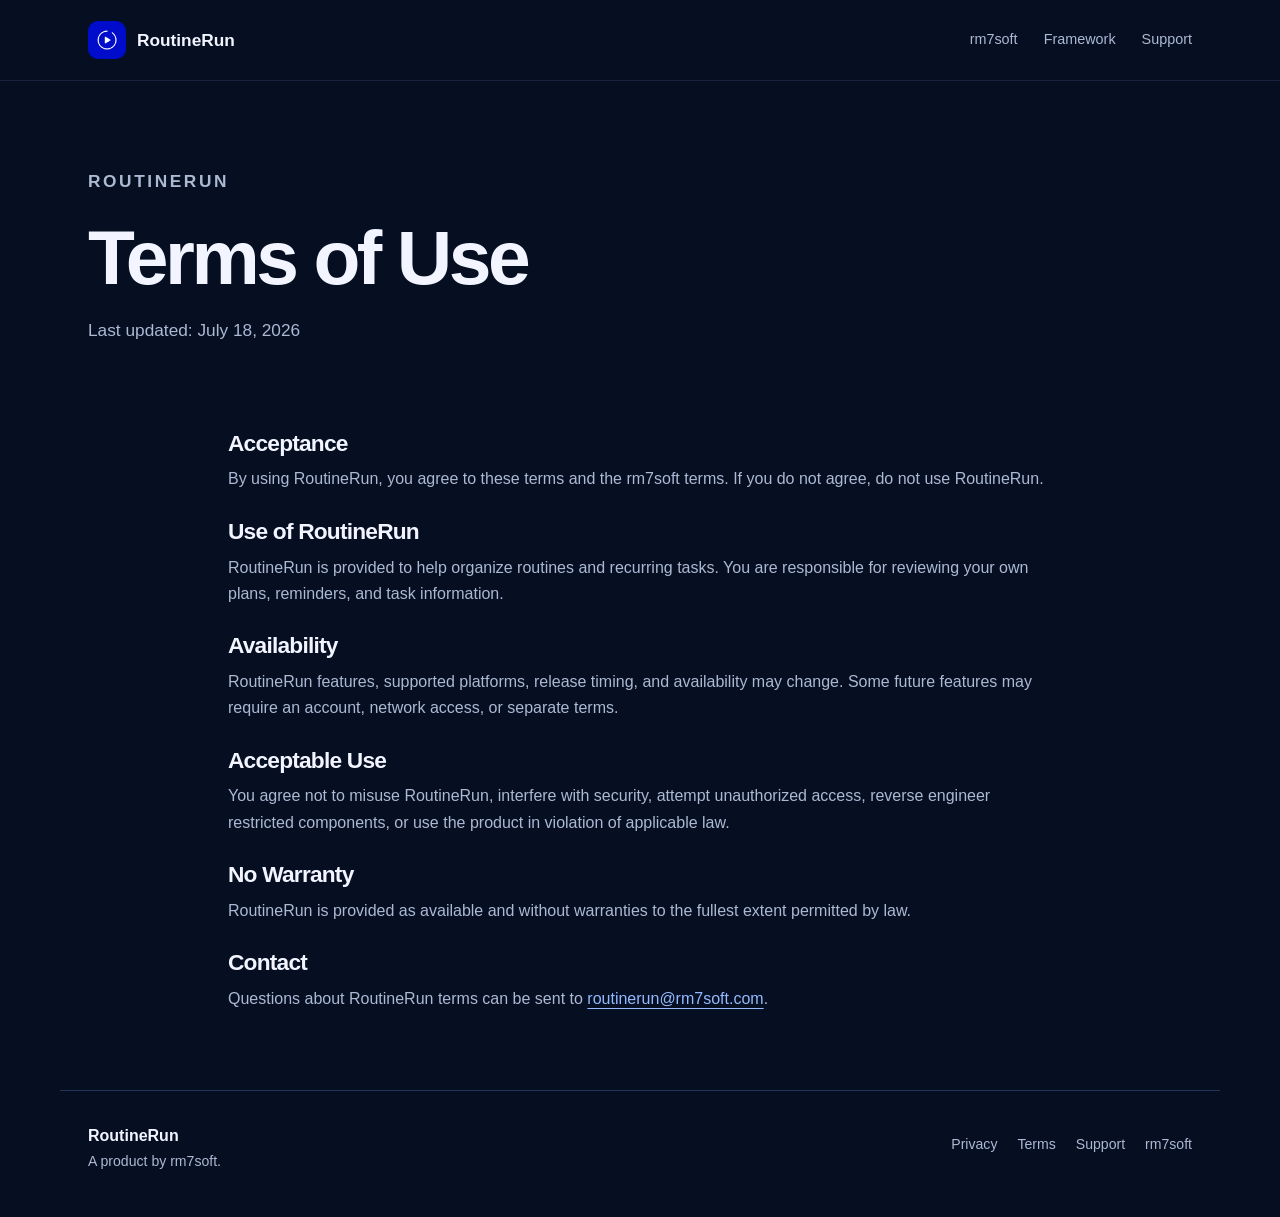
<file: routinerun/terms.html>
<!doctype html>
<html lang="en">
<head>
    <meta charset="utf-8">
    <meta name="viewport" content="width=device-width, initial-scale=1">
    <title>Terms of Use | RoutineRun</title>
    <meta name="description" content="RoutineRun terms of use.">
    <link rel="icon" type="image/png" href="../assets/routinerun-icon.png">
    <link rel="stylesheet" href="../assets/styles.css?v=20261023-nav">
</head>
<body>
    <a class="skip-link" href="#main">Skip to content</a>
    <header class="site-header">
        <nav class="nav-shell" aria-label="Primary">
            <a class="brand" href="index.html" aria-label="RoutineRun home">
                <img class="brand-product-icon" src="../assets/routinerun-icon.png" alt="" aria-hidden="true">
                <span class="brand-text">RoutineRun</span>
            </a>
            <div class="nav-links">
                <a href="../index.html">rm7soft</a>
                <a href="../framework/">Framework</a>
                <a href="support.html">Support</a>
            </div>
        </nav>
    </header>

    <main id="main">
        <header class="page-header">
            <p class="eyebrow">RoutineRun</p>
            <h1>Terms of Use</h1>
            <p>Last updated: July 18, 2026</p>
        </header>

        <article class="legal-content">
            <section>
                <h2>Acceptance</h2>
                <p>By using RoutineRun, you agree to these terms and the rm7soft terms. If you do not agree, do not use RoutineRun.</p>
            </section>

            <section>
                <h2>Use of RoutineRun</h2>
                <p>RoutineRun is provided to help organize routines and recurring tasks. You are responsible for reviewing your own plans, reminders, and task information.</p>
            </section>

            <section>
                <h2>Availability</h2>
                <p>RoutineRun features, supported platforms, release timing, and availability may change. Some future features may require an account, network access, or separate terms.</p>
            </section>

            <section>
                <h2>Acceptable Use</h2>
                <p>You agree not to misuse RoutineRun, interfere with security, attempt unauthorized access, reverse engineer restricted components, or use the product in violation of applicable law.</p>
            </section>

            <section>
                <h2>No Warranty</h2>
                <p>RoutineRun is provided as available and without warranties to the fullest extent permitted by law.</p>
            </section>

            <section>
                <h2>Contact</h2>
                <p>Questions about RoutineRun terms can be sent to <a href="mailto:routinerun@rm7soft.com">routinerun@rm7soft.com</a>.</p>
            </section>
        </article>
    </main>

    <footer class="site-footer">
        <div>
            <strong>RoutineRun</strong>
            <p>A product by rm7soft.</p>
        </div>
        <nav aria-label="Footer">
            <a href="privacy.html">Privacy</a>
            <a href="terms.html">Terms</a>
            <a href="support.html">Support</a>
            <a href="../index.html">rm7soft</a>
        </nav>
    </footer>
</body>
</html>
</file>
<file: assets/styles.css>
:root {
    color-scheme: dark;
    --ink: #f2f5ff;
    --muted: #abb9d3;
    --line: #243458;
    --paper: #060e22;
    --surface: #0c1830;
    --teal: #293dff;
    --teal-dark: #93baff;
    --coral: #36c3ff;
    --gold: #619aff;
    --shadow: 0 22px 70px #00000033;
    --max: 1160px;
}

* { box-sizing: border-box; }
html { scroll-behavior: smooth; scroll-padding-top: 110px; }
body {
    margin: 0;
    font-family: "Segoe UI", Arial, Helvetica, sans-serif;
    line-height: 1.65;
    color: var(--ink);
    background: var(--paper);
    -webkit-font-smoothing: antialiased;
}
img { max-width: 100%; display: block; }
a { color: inherit; text-underline-offset: 4px; }
a:focus-visible, summary:focus-visible { outline: 3px solid var(--coral); outline-offset: 5px; }
::selection { background: #284bc0; color: #fff; }
.skip-link {
    position: absolute;
    top: -80px;
    left: 16px;
    z-index: 10;
    padding: 10px 14px;
    background: var(--ink);
    color: var(--paper);
    border-radius: 6px;
}
.skip-link:focus { top: 16px; }
.site-header {
    position: sticky;
    top: 0;
    z-index: 5;
    background: var(--paper);
    border-bottom: 1px solid #24345888;
}
.nav-shell {
    max-width: var(--max);
    margin: 0 auto;
    min-height: 80px;
    padding: 0 28px;
    display: flex;
    align-items: center;
    justify-content: space-between;
    gap: 24px;
}
.brand { display: inline-flex; align-items: center; gap: 11px; text-decoration: none; font-weight: 700; flex-shrink: 0; }
.brand-mark, .brand-product-icon { width: 38px; height: 38px; border-radius: 10px; }
.brand-wordmark { font-size: 1.65rem; letter-spacing: -0.065em; line-height: 1; }
.brand-wordmark span { color: #b1c8fa; }
.brand-text { font-size: 1.08rem; }
.nav-links { display: flex; flex-wrap: wrap; align-items: center; gap: 8px 26px; color: var(--muted); font-size: .9rem; }
.nav-links a, .site-footer a { text-decoration: none; padding-block: 10px; }
.nav-links a:hover, .site-footer a:hover, .text-link:hover { color: #fff; }
.nav-links a[aria-current="page"] { color: var(--ink); text-decoration: underline; text-decoration-color: var(--coral); text-underline-offset: 7px; }
.framework-page .section-heading { max-width: 840px; }
.framework-page h1 { font-size: clamp(2.4rem, 5vw, 4rem); }
.hero { position: relative; overflow: hidden; isolation: isolate; }
.hero-content { width: min(100%, var(--max)); margin: 0 auto; padding: 80px 28px; }
.hero-company {
    background: radial-gradient(ellipse at 90% 10%, #082361 0, transparent 62%), #040c20;
    border-bottom: 1px solid var(--line);
}
.hero-company::before {
    content: "";
    position: absolute;
    inset: 0;
    background: url("brand-waves.svg") center bottom / cover no-repeat;
    z-index: -2;
}
.hero-company::after {
    content: "";
    position: absolute;
    inset: 0;
    background: linear-gradient(90deg, #040c20c9 0, #040c2070 42%, transparent 78%);
    z-index: -1;
}
.hero-company .hero-content { padding-top: 104px; padding-bottom: 124px; }
.hero-company h1 { max-width: 1000px; font-size: clamp(2.75rem, 6.4vw, 5.3rem); letter-spacing: -.055em; }
.hero-company h1 span { color: #a9c5ff; }
.hero-company .lede { max-width: 510px; }
.eyebrow { margin: 0 0 18px; color: var(--teal-dark); font-size: .74rem; font-weight: 600; letter-spacing: .15em; text-transform: uppercase; }
h1, h2, h3 { margin: 0; line-height: 1.13; }
h1 { font-size: clamp(2.7rem, 6vw, 5rem); letter-spacing: -.045em; overflow-wrap: anywhere; }
h2 { font-size: clamp(1.9rem, 3.5vw, 3rem); letter-spacing: -.035em; }
h3 { font-size: 1.16rem; letter-spacing: -.015em; }
p { margin: 0; }
.lede { margin-top: 26px; color: #bfcee6; font-size: clamp(1.08rem, 2vw, 1.22rem); max-width: 580px; }
.hero-actions, .actions { display: flex; flex-wrap: wrap; gap: 12px; margin-top: 30px; }
.button {
    display: inline-flex;
    align-items: center;
    justify-content: center;
    min-height: 48px;
    padding: 10px 22px;
    border-radius: 9px;
    border: 1px solid #46577b;
    text-decoration: none;
    text-align: center;
    font-weight: 600;
    font-size: .94rem;
    transition: background-color .16s, border-color .16s;
}
.button.primary { background: var(--teal); border-color: #4356ff; color: #fff; box-shadow: 0 6px 24px #1828ee30; }
.button.primary:hover { background: #3c50ff; border-color: #7181ff; }
.button.secondary { background: #101d3680; color: var(--ink); }
.button.secondary:hover { background: #1a2b4c; border-color: #6b87b7; }
.section { width: min(100%, var(--max)); margin: 0 auto; padding: 76px 28px; }
.section + .section { padding-top: 30px; }
.section-heading { max-width: 680px; }
.section-heading p:not(.eyebrow), .split-section p, .legal-content p, .legal-content li, .support-list p { color: var(--muted); }
.section-heading p:not(.eyebrow) { margin-top: 16px; }
.product-grid { margin-top: 30px; display: grid; grid-template-columns: 1.15fr 1fr; gap: 22px; }
.product-card {
    padding: 30px;
    display: grid;
    grid-template-columns: auto minmax(0, 1fr);
    gap: 22px;
    align-items: start;
    background: linear-gradient(135deg, #101f3c, var(--surface));
    border: 1px solid var(--line);
    border-radius: 16px;
}
.product-card .text-link { grid-column: 2; }
.product-card h3 { margin-bottom: 14px; }
.product-card p:not(.product-label) { color: var(--muted); font-size: .95rem; }
.product-label { margin-bottom: 8px; color: var(--teal-dark); font-size: .8rem; font-weight: 600; }
.product-icon { width: 60px; height: 60px; border-radius: 14px; }
.product-status { margin-top: 18px; font-size: .8rem !important; display: flex; align-items: center; gap: 8px; }
.status-dot { width: 6px; height: 6px; border-radius: 50%; background: #73bdff; flex-shrink: 0; }
.text-link { color: var(--teal-dark); font-size: .94rem; font-weight: 600; text-decoration: none; }
.text-link span { margin-left: 6px; }
.brand-art { display: grid; align-items: center; background: #000ccc; border: 1px solid #243fff; border-radius: 16px; overflow: hidden; }
.brand-art img { width: 100%; height: auto; }
.split-section { display: grid; grid-template-columns: 1fr 1fr; gap: 54px; align-items: start; }
.split-section > div > p:not(.eyebrow) { margin-top: 20px; }
.info-grid, .feature-grid { display: grid; grid-template-columns: repeat(2, minmax(0, 1fr)); gap: 16px; }
.feature-grid { margin-top: 28px; grid-template-columns: repeat(3, minmax(0, 1fr)); }
.info-card, .feature-card, .support-card { padding: 26px; background: var(--surface); border: 1px solid var(--line); border-radius: 12px; }
.info-card p, .feature-card p, .support-card p { margin-top: 12px; color: var(--muted); }
.product-hero { background: radial-gradient(ellipse at 90% 40%, #10266c, transparent 65%), #071229; border-bottom: 1px solid var(--line); }
.product-hero .hero-content { display: grid; grid-template-columns: minmax(0, 1.3fr) minmax(240px, .7fr); gap: 64px; align-items: center; padding-block: 74px; }
.product-lockup { display: flex; align-items: center; gap: 18px; margin-bottom: 22px; }
.product-lockup img { width: 56px; height: 56px; border-radius: 15px; }
.product-lockup .eyebrow { margin: 0; }
.product-tagline { margin-top: 18px; font-size: clamp(1.4rem, 3vw, 1.9rem); font-weight: 600; color: var(--teal-dark); }
.product-art { padding: 24px 24px 32px; background: #000ccc; border: 1px solid #283bff; border-radius: 28px; color: white; text-align: center; box-shadow: 0 20px 80px #000ccc33; }
.product-art img { width: 100%; height: auto; }
.product-art p { font-size: .9rem; font-weight: 600; }
.page-header { width: min(100%, var(--max)); margin: 0 auto; padding: 70px 28px 36px; }
.page-header p { max-width: 720px; margin-top: 16px; color: var(--muted); font-size: 1.08rem; }
.legal-content, .support-list { width: min(100%, 880px); margin: 0 auto; padding: 24px 28px 78px; }
.legal-content section, .support-card { margin-top: 26px; }
.legal-content h2 { font-size: 1.42rem; margin-bottom: 10px; }
.legal-content ul { margin: 10px 0 0; padding-left: 22px; }
.legal-content p + p { margin-top: 12px; }
.legal-content a, .support-card p a, .callout p a { color: var(--teal-dark); }
.support-card li { padding-left: 4px; margin-top: 10px; color: var(--muted); }
.support-card strong, .callout strong { color: #d5e3ff; }
.notice { margin-top: 22px; padding: 18px; border-left: 3px solid var(--gold); background: #101f3b; color: #c9dbf6; }
.site-footer { max-width: var(--max); margin: 0 auto; padding: 32px 28px 44px; display: flex; justify-content: space-between; gap: 28px; color: var(--muted); border-top: 1px solid var(--line); font-size: .88rem; }
.site-footer strong { color: var(--ink); font-size: 1rem; }
.site-footer nav { display: flex; flex-wrap: wrap; gap: 20px; }
.steps { margin: 0; padding-left: 28px; }
.steps li { padding: 0 0 26px 12px; }
.steps li::marker { font-weight: 600; color: var(--teal-dark); }
.steps p { margin-top: 10px; }
.callout { padding: clamp(24px, 5vw, 48px); border: 1px solid #2a3e6d; border-radius: 18px; background: linear-gradient(120deg, #102142, #0b1832); }
.callout > p:not(.eyebrow) { max-width: 740px; margin-top: 18px; color: var(--muted); }
.release-note { margin-top: 18px; color: var(--muted); font-size: .85rem; }
.release-details { margin-top: 24px; }
.release-details summary { cursor: pointer; font-weight: 600; }
.release-details p { margin-top: 12px; }
.checksum { overflow-wrap: anywhere; }
.package-name { font-size: .8rem; overflow-wrap: anywhere; color: var(--teal-dark) !important; }
.shortcut-grid { display: grid; grid-template-columns: repeat(3, minmax(0, 1fr)); gap: 18px; margin-top: 28px; }
.shortcut-card { padding: 24px; border: 1px solid var(--line); border-radius: 14px; background: var(--surface); }
.shortcut-card > p { margin-top: 12px; color: var(--muted); }
.shortcut-pair { display: flex; justify-content: center; gap: 28px; margin-bottom: 24px; }
.shortcut-pair figure { margin: 0; text-align: center; }
.shortcut-pair img { width: 88px; height: 88px; margin: 0 auto; }
.shortcut-pair figcaption { margin-top: 10px; color: var(--muted); font-size: .8rem; }
.shortcut-note { margin-top: 20px; max-width: 760px; color: var(--muted); font-size: .88rem; }
.shortcut-note a { color: var(--teal-dark); }

@media (max-width: 900px) {
    .hero-company .hero-content { padding-top: 80px; padding-bottom: 100px; }
    .product-grid, .split-section { grid-template-columns: 1fr; }
    .brand-art img { max-height: 290px; object-fit: contain; }
    .product-hero .hero-content { gap: 32px; }
    .feature-grid, .shortcut-grid { grid-template-columns: repeat(2, minmax(0, 1fr)); }
    .section { padding-block: 60px; }
}
@media (max-width: 640px) {
    html { scroll-padding-top: 140px; }
    .nav-shell { flex-direction: column; align-items: flex-start; gap: 10px; padding: 16px 20px 8px; }
    .nav-links { width: 100%; gap: 4px 20px; font-size: .86rem; }
    .nav-links a { flex-shrink: 0; min-height: 44px; }
    .hero-content, .section, .page-header, .legal-content, .support-list, .site-footer { padding-left: 20px; padding-right: 20px; }
    .hero-company .hero-content { padding-top: 62px; padding-bottom: 90px; }
    .hero-company h1 { font-size: clamp(2.25rem, 8.6vw, 3.4rem); }
    .hero-company::before { background-position: 58% bottom; opacity: .65; }
    .hero-company::after { background: linear-gradient(180deg, #040c2033, #040c2088); }
    .eyebrow { font-size: .67rem; letter-spacing: .12em; }
    .lede { font-size: 1.06rem; }
    .hero-actions, .actions { gap: 10px; }
    .hero-actions .button, .actions .button { flex: 1 1 220px; }
    .product-card { padding: 24px; gap: 18px; grid-template-columns: 1fr; }
    .product-card .text-link { grid-column: 1; }
    .product-card .product-icon { width: 54px; height: 54px; }
    .feature-grid, .info-grid, .shortcut-grid, .product-hero .hero-content { grid-template-columns: 1fr; }
    .product-hero .hero-content { padding-block: 48px; }
    .product-art { max-width: 300px; width: 100%; margin: 8px auto 0; }
    .product-art img { max-width: 200px; margin: 0 auto; }
    .section { padding-block: 48px; }
    .split-section { gap: 28px; }
    .site-footer { flex-direction: column; gap: 18px; }
    .site-footer nav { gap: 22px; }
    .support-card { padding: 22px; }
}
@media (prefers-reduced-motion: reduce) {
    html { scroll-behavior: auto; }
    .button { transition: none; }
}
</file>
